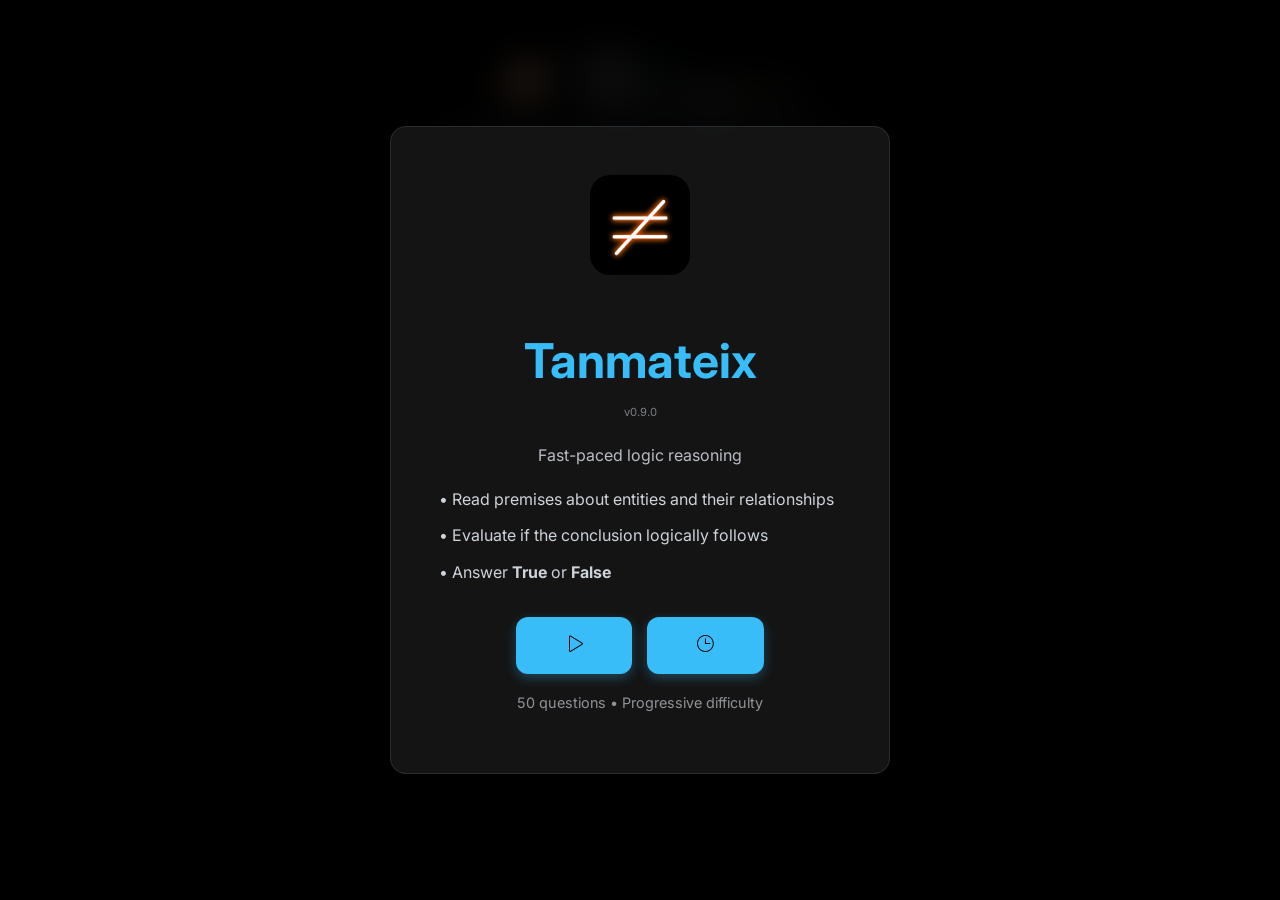
<file: index.html>
<!doctype html>
<html lang="en">
  <head>
    <meta charset="UTF-8" />
    <meta
      name="viewport"
      content="width=device-width, initial-scale=1.0, user-scalable=no"
    />
    <meta
      name="description"
      content="A fast-paced logic puzzle game with progressive difficulty"
    />
    <meta name="theme-color" content="#000000" />
    <title>Tanmateix</title>
    <link rel="stylesheet" href="render/logic.css" />
    <link rel="stylesheet" href="fonts/phosphor/phosphor.css" />
    <link rel="stylesheet" href="fonts/monoid.css" />
    <link rel="icon" href="favicon.ico" />
    <link rel="apple-touch-icon" href="icon.png" />
    <link rel="manifest" href="manifest.json" />
  </head>
  <body>
    <header>
      <div class="header-top">
        <div
          class="app-icon"
          style="display: flex; align-items: center; justify-content: center"
        >
          <img
            src="icon.png"
            alt="App Icon"
            style="width: 60px; height: 60px"
          />
        </div>
        <div class="header-info">
          <div class="stats">
            <span id="lbl-question">Q1/50</span>
            <i
              class="ph-light ph-info info-icon"
              id="game-info-btn"
              title="Game info"
            ></i>
          </div>
          <div class="meta-info">
            Correct: <span id="lbl-score">0</span> • Streak:
            <span id="lbl-streak" style="color: var(--gold)">0</span> • L<span
              id="lbl-level"
              >1</span
            >
          </div>
        </div>
      </div>
      <div class="progress-container">
        <div id="progress" class="progress-bar" style="width: 0%"></div>
      </div>
    </header>

    <div id="game-container"></div>

    <!-- Start Screen -->
    <div id="start-screen" class="pause-overlay visible">
      <div class="pause-content">
        <img
          src="icon.png"
          alt="Tanmateix"
          style="
            width: 100px;
            height: 100px;
            border-radius: 20px;
            margin-bottom: 20px;
          "
        />
        <h1 style="font-size: 3rem; margin-bottom: 10px; color: var(--accent)">
          Tanmateix
        </h1>
        <span
          class="version-tag"
          id="start-version-display"
          style="margin-bottom: 10px; display: inline-block"
          >v...</span
        >
        <p style="opacity: 0.8; margin-bottom: 20px">
          Fast-paced logic reasoning
        </p>
        <ul
          style="
            max-width: 450px;
            line-height: 1.8;
            margin-bottom: 30px;
            opacity: 0.9;
            text-align: left;
            list-style: none;
            padding: 0;
          "
        >
          <li style="margin-bottom: 8px">
            • Read premises about entities and their relationships
          </li>
          <li style="margin-bottom: 8px">
            • Evaluate if the conclusion logically follows
          </li>
          <li style="margin-bottom: 8px">
            • Answer <strong>True</strong> or <strong>False</strong>
          </li>
        </ul>
        <div
          style="
            display: flex;
            gap: 15px;
            justify-content: center;
            margin-top: 10px;
          "
        >
          <button id="start-btn-practice" class="resume-btn">
            <i class="ph-light ph-play"></i>
          </button>
          <button id="start-btn-timed" class="resume-btn">
            <i class="ph-light ph-clock"></i>
          </button>
        </div>
        <p style="margin-top: 20px; opacity: 0.6; font-size: 0.9rem">
          50 questions • Progressive difficulty
        </p>
      </div>
    </div>

    <!-- Pause Overlay -->
    <div id="pause-overlay" class="pause-overlay">
      <div class="pause-content">
        <h1 style="font-size: 3rem; margin-bottom: 20px; color: var(--accent)">
          PAUSED
        </h1>
        <button id="resume-btn" class="resume-btn">Resume</button>
        <p style="margin-top: 20px; opacity: 0.7">
          Press Space or click Resume to continue
        </p>
      </div>
    </div>

    <div id="debug-info" style="display: none"></div>

    <div id="update-banner" hidden>
      Update available — <a href="#" id="update-link">reload</a>
    </div>

    <!-- Info Modal -->
    <div id="info-modal" class="modal-overlay">
      <div class="modal-content">
        <button class="modal-close" id="info-modal-close">&times;</button>
        <div class="modal-header">
          <img src="icon.png" alt="Tanmateix" class="modal-icon" />
          <div class="modal-title-container">
            <h2>About Tanmateix</h2>
            <span class="version-tag" id="version-display">v...</span>
          </div>
        </div>
        <div class="modal-text">
          <p>
            <strong>Tanmateix</strong> is a fast-paced logic puzzle game where
            you evaluate whether conclusions logically follow from given
            premises.
          </p>

          <h3>How to Play</h3>
          <p>
            You'll be presented with statements (premises) about entities and
            their relationships. Your task is to determine if the conclusion
            logically follows from the premises by selecting
            <strong>True</strong> or <strong>False</strong> before time runs
            out.
          </p>

          <h3>Progressive Difficulty</h3>
          <p>
            Every 10 correct answers in a row increases the difficulty by adding
            more paths, more entities, or reducing the time limit. Can you reach
            the maximum difficulty?
          </p>

          <h3>Relationship Types</h3>
          <p>Questions feature various logical relationships:</p>
          <ul>
            <li>
              <strong>Linear</strong> (28 dimensions): size, speed, temperature,
              latency, throughput, availability, and more
            </li>
            <li>
              <strong>Spatial</strong>: directional positioning (north, south,
              east, west, etc.)
            </li>
            <li><strong>Categorical</strong>: same/different categories</li>
          </ul>

          <h3>Example</h3>
          <p>
            <em>Premise 1:</em> A is larger than B<br />
            <em>Premise 2:</em> B is larger than C<br />
            <em>Conclusion:</em> A is larger than C? <strong>True</strong>
          </p>

          <p>
            Challenge yourself through 100 questions with increasing complexity!
          </p>

          <p class="source-link">
            Inspired by
            <a href="https://github.com/soamsy/Syllogimous-v3" target="_blank"
              >Syllogimous-v3</a
            >
          </p>

          <p class="source-link">
            Uses
            <a href="https://tau-prolog.org/" target="_blank">Tau Prolog</a>
            for logical inference (BSD 3-Clause License,
            <a href="lib/TAU-PROLOG-LICENSE" target="_blank">view license</a>)
          </p>

          <div style="margin-top: 30px; text-align: center">
            <button
              id="export-questions-btn"
              class="resume-btn"
              style="font-size: 1.2rem; padding: 12px 24px"
            >
              <i class="ph-light ph-floppy-disk"></i>
            </button>
          </div>
        </div>
      </div>
    </div>

    <!-- Verification Error Modal -->
    <div id="verification-error-modal" class="modal-overlay">
      <div class="modal-content">
        <button class="modal-close" id="verification-error-close">
          &times;
        </button>
        <div class="modal-header">
          <div class="modal-title-container">
            <h2 style="color: #ff4444">⚠️ Verification Failed</h2>
          </div>
        </div>
        <div class="modal-text">
          <p>
            <strong>A bug was detected in question generation!</strong>
          </p>
          <p
            id="verification-error-message"
            style="
              font-family: monospace;
              background: #1a1a1a;
              padding: 10px;
              border-left: 3px solid #ff4444;
            "
          >
            Error details will appear here...
          </p>
          <p style="color: #888">
            This question was skipped and a new one was generated. Check the
            browser console for full debugging details.
          </p>
        </div>
      </div>
    </div>

    <!-- Load Tau Prolog for relation type inference -->
    <script src="lib/tau-prolog-core.js"></script>
    <script src="main.js" type="module"></script>

    <script>
      if ("serviceWorker" in navigator && !chrome?.runtime?.id) {
        window.addEventListener("load", () => {
          navigator.serviceWorker
            .register("./sw.js")
            .then((registration) => {
              // Listen for new service worker installing
              registration.addEventListener("updatefound", () => {
                const newWorker = registration.installing;
                if (!newWorker) return;

                newWorker.addEventListener("statechange", () => {
                  // New SW is active and there was a previous controller
                  if (
                    newWorker.state === "activated" &&
                    navigator.serviceWorker.controller
                  ) {
                    document.getElementById("update-banner").hidden = false;
                  }
                });
              });
            })
            .catch((err) => console.error("SW registration failed:", err));
        });

        // Reload when user clicks the update link
        document
          .getElementById("update-link")
          .addEventListener("click", (e) => {
            e.preventDefault();
            window.location.reload();
          });
      }
    </script>
  </body>
</html>
</file>
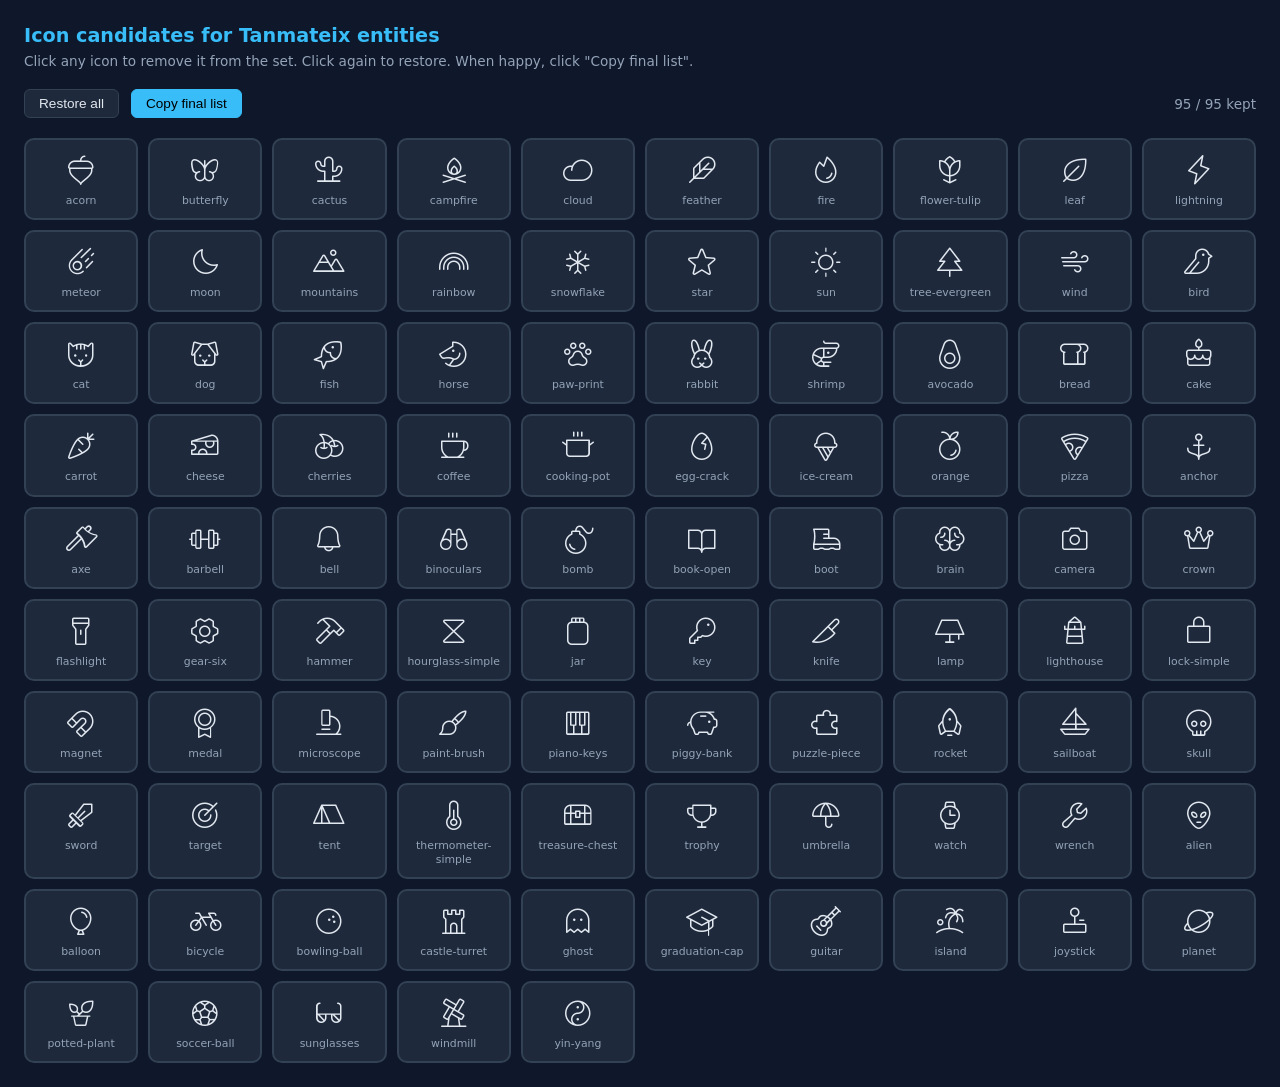
<file: icon-preview.html>
<!DOCTYPE html>
<html lang="en">
<head>
  <meta charset="UTF-8">
  <meta name="viewport" content="width=device-width, initial-scale=1.0">
  <title>Icon candidates for Tanmateix</title>
  <link rel="stylesheet" href="fonts/phosphor/phosphor.css">
  <style>
    * { box-sizing: border-box; margin: 0; padding: 0; }

    body {
      background: #0f172a;
      color: #e2e8f0;
      font-family: system-ui, sans-serif;
      padding: 24px;
    }

    h1 {
      font-size: 1.2rem;
      margin-bottom: 6px;
      color: #38bdf8;
    }

    p {
      font-size: 0.85rem;
      color: #94a3b8;
      margin-bottom: 20px;
    }

    .controls {
      display: flex;
      gap: 12px;
      margin-bottom: 20px;
      flex-wrap: wrap;
      align-items: center;
    }

    button {
      background: #1e293b;
      color: #e2e8f0;
      border: 1px solid #334155;
      border-radius: 6px;
      padding: 6px 14px;
      font-size: 0.85rem;
      cursor: pointer;
    }
    button:hover { background: #334155; }
    button.primary { background: #38bdf8; color: #000; border-color: #38bdf8; }
    button.primary:hover { background: #22d3ee; }

    #output {
      background: #1e293b;
      border: 1px solid #334155;
      border-radius: 8px;
      padding: 12px 16px;
      font-family: monospace;
      font-size: 0.8rem;
      color: #7dd3fc;
      white-space: pre-wrap;
      margin-bottom: 20px;
      display: none;
    }

    .grid {
      display: grid;
      grid-template-columns: repeat(auto-fill, minmax(110px, 1fr));
      gap: 10px;
    }

    .icon-card {
      background: #1e293b;
      border: 2px solid #334155;
      border-radius: 10px;
      padding: 14px 8px 10px;
      display: flex;
      flex-direction: column;
      align-items: center;
      gap: 8px;
      cursor: pointer;
      user-select: none;
      transition: all 0.15s ease;
    }

    .icon-card:hover {
      border-color: #38bdf8;
      background: #1a2a3f;
    }

    .icon-card.removed {
      opacity: 0.25;
      border-color: #ef4444;
      background: #1a0f0f;
    }

    .icon-card i {
      font-size: 2rem;
      color: #e2e8f0;
      line-height: 1;
    }

    .icon-card.removed i {
      color: #ef4444;
    }

    .icon-card .name {
      font-size: 0.68rem;
      color: #94a3b8;
      text-align: center;
      line-height: 1.3;
      word-break: break-word;
    }

    .icon-card.removed .name {
      color: #ef4444;
      text-decoration: line-through;
    }

    .count {
      font-size: 0.85rem;
      color: #94a3b8;
      margin-left: auto;
    }
  </style>
</head>
<body>
  <h1>Icon candidates for Tanmateix entities</h1>
  <p>Click any icon to remove it from the set. Click again to restore. When happy, click "Copy final list".</p>

  <div class="controls">
    <button onclick="selectAll()">Restore all</button>
    <button class="primary" onclick="copyList()">Copy final list</button>
    <span class="count" id="count"></span>
  </div>

  <div id="output"></div>

  <div class="grid" id="grid"></div>

  <script>
    const candidates = [
      // Nature & sky
      "acorn", "butterfly", "cactus", "campfire", "cloud", "feather",
      "fire", "flower-tulip", "leaf", "lightning", "meteor", "moon",
      "mountains", "rainbow", "snowflake", "star", "sun", "tree-evergreen",
      "wind",
      // Animals
      "bird", "cat", "dog", "fish", "horse", "paw-print", "rabbit", "shrimp",
      // Food & drink
      "avocado", "bread", "cake", "carrot", "cheese", "cherries",
      "coffee", "cooking-pot", "egg-crack", "ice-cream", "orange", "pizza",
      // Tools & objects
      "anchor", "axe", "barbell", "bell", "binoculars", "bomb",
      "book-open", "boot", "brain", "camera", "crown",
      "flashlight", "gear-six",
      "hammer", "hourglass-simple", "jar", "key", "knife",
      "lamp", "lighthouse", "lock-simple", "magnet", "medal",
      "microscope", "paint-brush", "piano-keys",
      "piggy-bank", "puzzle-piece", "rocket", "sailboat",
      "skull", "sword", "target", "tent",
      "thermometer-simple", "treasure-chest", "trophy",
      "umbrella", "watch", "wrench",
      // Fun & misc
      "alien", "balloon", "bicycle", "bowling-ball", "castle-turret",
      "ghost", "graduation-cap", "guitar", "island", "joystick",
      "planet", "potted-plant", "soccer-ball", "sunglasses",
      "windmill", "yin-yang",
    ];

    const removed = new Set();

    function render() {
      const grid = document.getElementById("grid");
      grid.innerHTML = "";
      candidates.forEach(name => {
        const card = document.createElement("div");
        card.className = "icon-card" + (removed.has(name) ? " removed" : "");
        card.innerHTML = `<i class="ph-light ph-${name}"></i><span class="name">${name}</span>`;
        card.onclick = () => toggle(name);
        grid.appendChild(card);
      });
      updateCount();
    }

    function toggle(name) {
      if (removed.has(name)) removed.delete(name);
      else removed.add(name);
      render();
    }

    function selectAll() {
      removed.clear();
      render();
    }

    function updateCount() {
      const kept = candidates.length - removed.size;
      document.getElementById("count").textContent = `${kept} / ${candidates.length} kept`;
    }

    function copyList() {
      const kept = candidates.filter(n => !removed.has(n));
      const output = `const ICON_ENTITIES = [\n${kept.map(n => `  "${n}",`).join("\n")}\n];`;
      document.getElementById("output").style.display = "block";
      document.getElementById("output").textContent = output;
      navigator.clipboard?.writeText(output);
    }

    render();
  </script>
</body>
</html>
</file>
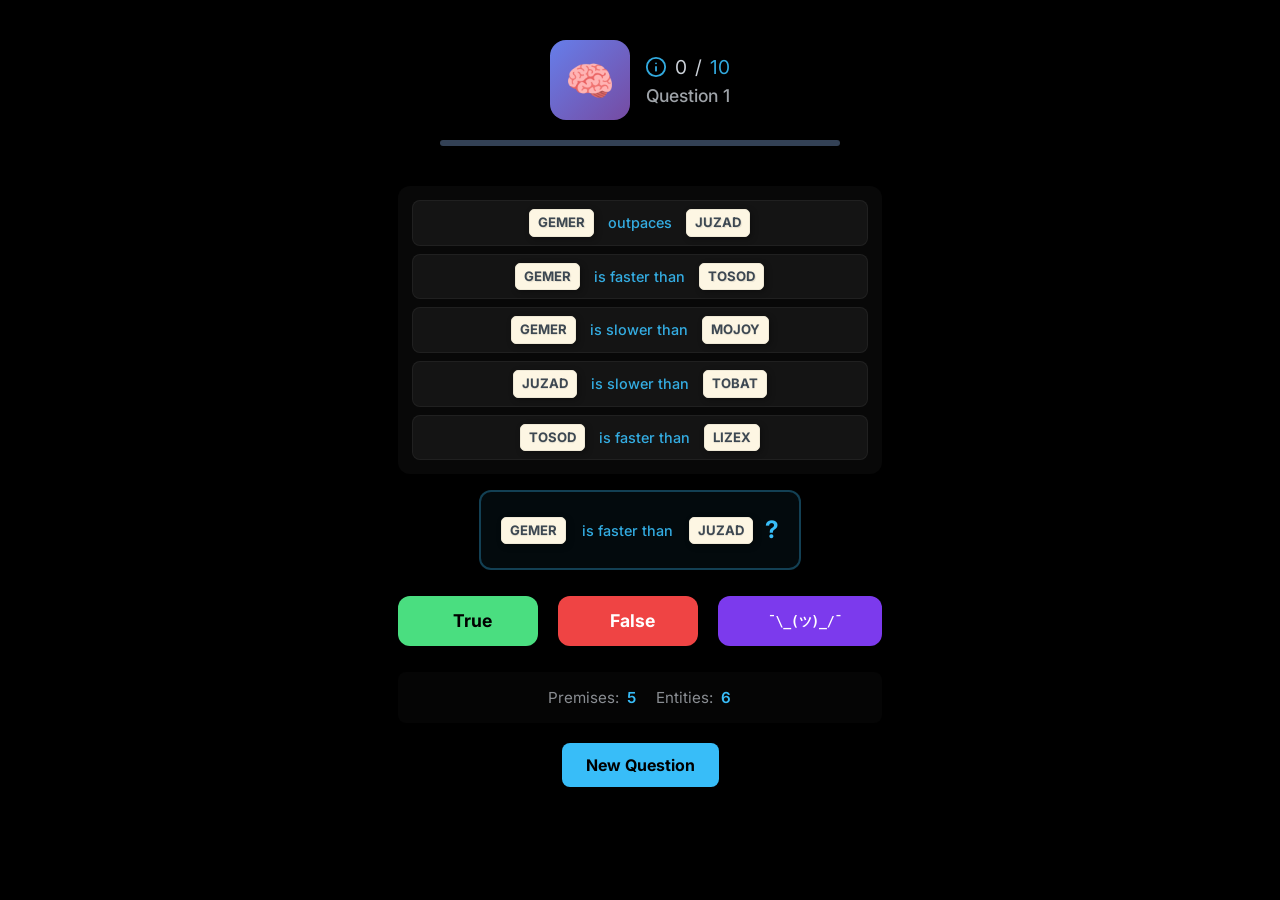
<file: render/demo.html>
<!doctype html>
<html lang="en">
  <head>
    <meta charset="UTF-8" />
    <meta
      name="viewport"
      content="width=device-width, initial-scale=1.0, user-scalable=no"
    />
    <meta name="description" content="Logic puzzle game" />
    <meta name="theme-color" content="#000000" />
    <title>Logic Game - Syllogimous v2</title>
    <link rel="stylesheet" href="logic.css" />
  </head>
  <body>
    <header>
      <div class="header-top">
        <div
          class="app-icon"
          style="
            background: linear-gradient(135deg, #667eea 0%, #764ba2 100%);
            display: flex;
            align-items: center;
            justify-content: center;
            font-size: 40px;
          "
        >
          🧠
        </div>
        <div class="header-info">
          <div class="stats">
            <svg
              class="icon-search"
              viewBox="0 0 24 24"
              fill="none"
              stroke="currentColor"
              stroke-width="2"
              stroke-linecap="round"
              stroke-linejoin="round"
              style="width: 22px; height: 22px; color: var(--accent)"
            >
              <circle cx="12" cy="12" r="10"></circle>
              <path d="M12 16v-4"></path>
              <path d="M12 8h.01"></path>
            </svg>
            <span id="lbl-score">0</span> /
            <span id="lbl-total" style="color: var(--accent)">10</span>
          </div>
          <div class="meta-info">Question <span id="lbl-question">1</span></div>
        </div>
      </div>
      <div class="progress-container">
        <div id="progress" class="progress-bar" style="width: 0%"></div>
      </div>
    </header>

    <div id="game-container"></div>

    <div id="debug-info" style="display: none"></div>

    <button
      id="btn-new-question"
      style="
        margin-top: 20px;
        padding: 12px 24px;
        border: none;
        background: var(--accent);
        color: #000;
        border-radius: 8px;
        font-size: 1rem;
        font-weight: bold;
        cursor: pointer;
        font-family: inherit;
      "
    >
      New Question
    </button>

    <script type="module">
      import { QuestionGenerator } from "../generators/QuestionGenerator.js";
      import { LinearRelationType } from "../relations/LinearRelationType.js";
      import { SpatialRelationType } from "../relations/SpatialRelationType.js";
      import { CategoricalRelationType } from "../relations/CategoricalRelationType.js";
      import { RandomUtils } from "../utils/RandomUtils.js";
      import { EntityFactory } from "../utils/EntityFactory.js";
      import { Renderer } from "./Renderer.js";

      // Game state
      const gameState = {
        score: 0,
        total: 10,
        questionNumber: 1,
        currentQuestion: null,
        answered: false,
      };

      // Setup
      const random = new RandomUtils();
      const entityFactory = new EntityFactory(
        {
          useNonsenseWords: true,
          nonsenseWordLength: 5,
        },
        random,
      );

      const linearType = new LinearRelationType();
      const spatialType = new SpatialRelationType(2);
      const categoricalType = new CategoricalRelationType();

      const generator = new QuestionGenerator({
        entityFactory,
        linearDimensions: [
          "size",
          "speed",
          "brightness",
          "temperature",
          "weight",
          "height",
        ],
        random,
      });

      const renderer = new Renderer();

      // Generate and display question
      function newQuestion() {
        // Vary the question type
        const types = [
          // Single type questions
          {
            relationTypes: [{ type: linearType, weight: 1 }],
            mixedTypes: false,
            premiseCount: 5,
          },
          {
            relationTypes: [{ type: spatialType, weight: 1 }],
            mixedTypes: false,
            premiseCount: 5,
          },
          {
            relationTypes: [{ type: categoricalType, weight: 1 }],
            mixedTypes: false,
            premiseCount: 5,
          },
          // Mixed questions
          {
            relationTypes: [
              { type: linearType, weight: 0.5 },
              { type: spatialType, weight: 0.5 },
            ],
            mixedTypes: true,
            premiseCount: 6,
          },
          {
            relationTypes: [
              { type: linearType, weight: 0.4 },
              { type: spatialType, weight: 0.3 },
              { type: categoricalType, weight: 0.3 },
            ],
            mixedTypes: true,
            premiseCount: 7,
          },
        ];

        const spec = types[Math.floor(Math.random() * types.length)];
        spec.branchingFactor = 0.4;

        gameState.currentQuestion = generator.generateQuestion(spec);
        gameState.answered = false;

        // Render
        const container = document.getElementById("game-container");
        container.innerHTML = renderer.renderGameUI(gameState.currentQuestion);

        // Add event listeners to buttons
        container.querySelectorAll(".btn").forEach((btn) => {
          btn.addEventListener("click", handleAnswer);
        });

        // Update debug info
        const debugInfo = document.getElementById("debug-info");
        debugInfo.innerHTML = renderer.renderNetworkInfo(
          gameState.currentQuestion,
        );
      }

      // Handle answer
      function handleAnswer(e) {
        if (gameState.answered) return;

        const userAnswer = e.currentTarget.dataset.answer === "true";
        const correct = userAnswer === gameState.currentQuestion.isValid;

        gameState.answered = true;

        // Visual feedback
        showFeedback(correct);

        if (correct) {
          gameState.score++;
          updateScore();
        }

        // Disable buttons
        document.querySelectorAll(".btn").forEach((btn) => {
          btn.disabled = true;
          btn.style.opacity = "0.5";
          btn.style.cursor = "not-allowed";
        });

        // Auto-advance after delay
        setTimeout(() => {
          if (gameState.questionNumber < gameState.total) {
            gameState.questionNumber++;
            updateProgress();
            newQuestion();
          } else {
            showGameOver();
          }
        }, 1000);
      }

      // Show feedback
      function showFeedback(correct) {
        const container = document.getElementById("game-container");
        const className = correct ? "flash-correct" : "flash-incorrect";

        container.classList.add(className);
        setTimeout(() => {
          container.classList.remove(className);
        }, 600);
      }

      // Update score
      function updateScore() {
        document.getElementById("lbl-score").textContent = gameState.score;
      }

      // Update progress
      function updateProgress() {
        document.getElementById("lbl-question").textContent =
          gameState.questionNumber;
        const percent =
          ((gameState.questionNumber - 1) / gameState.total) * 100;
        document.getElementById("progress").style.width = `${percent}%`;
      }

      // Show game over
      function showGameOver() {
        const container = document.getElementById("game-container");
        const percentage = Math.round(
          (gameState.score / gameState.total) * 100,
        );

        container.innerHTML = `
        <div class="premises-container" style="text-align: center; padding: 40px;">
            <h2 style="color: var(--accent); font-size: 2rem; margin-bottom: 20px;">Game Over!</h2>
            <div style="font-size: 3rem; margin: 30px 0;">
                ${percentage >= 80 ? "🏆" : percentage >= 60 ? "🎯" : "💪"}
            </div>
            <div style="font-size: 1.5rem; margin-bottom: 30px;">
                Score: <span style="color: var(--success); font-weight: bold;">${gameState.score}</span> / ${gameState.total}
            </div>
            <div style="font-size: 1.2rem; opacity: 0.8;">
                ${percentage >= 80 ? "Excellent!" : percentage >= 60 ? "Good job!" : "Keep practicing!"}
            </div>
        </div>
    `;

        document.getElementById("btn-new-question").textContent = "Play Again";
        document.getElementById("btn-new-question").onclick = () => {
          gameState.score = 0;
          gameState.questionNumber = 1;
          updateScore();
          updateProgress();
          newQuestion();
          document.getElementById("btn-new-question").textContent =
            "New Question";
          document.getElementById("btn-new-question").onclick = () => {
            if (!gameState.answered) return;
            if (gameState.questionNumber < gameState.total) {
              gameState.questionNumber++;
              updateProgress();
              newQuestion();
            }
          };
        };
      }

      // Manual new question button
      document
        .getElementById("btn-new-question")
        .addEventListener("click", () => {
          if (!gameState.answered) return;
          if (gameState.questionNumber < gameState.total) {
            gameState.questionNumber++;
            updateProgress();
            newQuestion();
          }
        });

      // Start game
      newQuestion();
      updateScore();
      updateProgress();
    </script>
  </body>
</html>
</file>
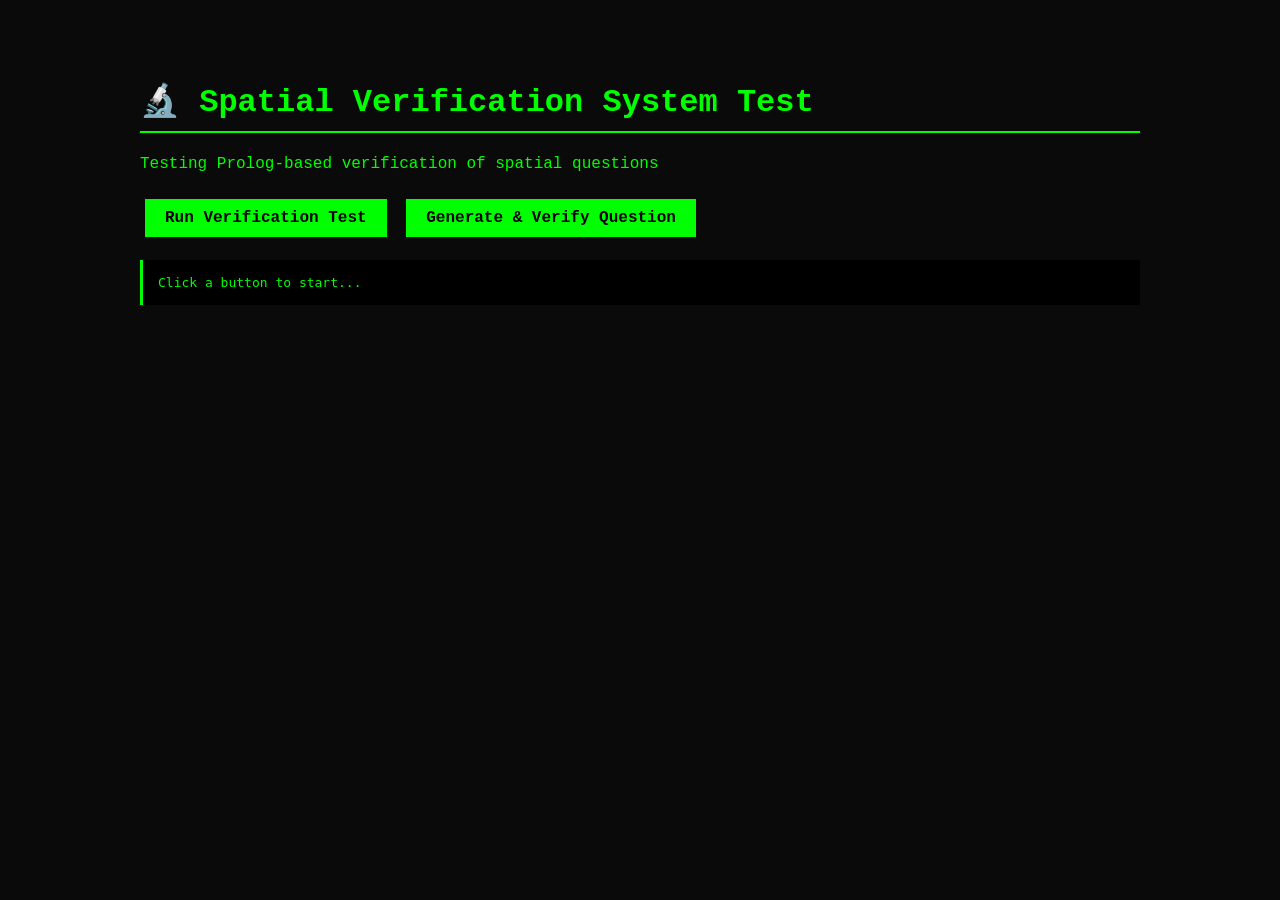
<file: tests/test-spatial-verification.html>
<!doctype html>
<html lang="en">
  <head>
    <meta charset="UTF-8" />
    <meta name="viewport" content="width=device-width, initial-scale=1.0" />
    <title>Spatial Verification Test</title>
    <style>
      body {
        font-family: "Courier New", monospace;
        max-width: 1000px;
        margin: 40px auto;
        padding: 20px;
        background: #0a0a0a;
        color: #00ff00;
      }
      h1 {
        color: #00ff00;
        border-bottom: 2px solid #00ff00;
        padding-bottom: 10px;
      }
      button {
        background: #00ff00;
        color: #000;
        border: none;
        padding: 10px 20px;
        font-size: 16px;
        cursor: pointer;
        margin: 10px 5px;
        font-family: "Courier New", monospace;
        font-weight: bold;
      }
      button:hover {
        background: #00cc00;
      }
      pre {
        background: #000;
        padding: 15px;
        border-left: 3px solid #00ff00;
        overflow-x: auto;
      }
      .success {
        color: #00ff00;
      }
      .error {
        color: #ff0000;
      }
      .warning {
        color: #ffaa00;
      }
    </style>
  </head>
  <body>
    <h1>🔬 Spatial Verification System Test</h1>
    <p>Testing Prolog-based verification of spatial questions</p>

    <button onclick="testVerification()">Run Verification Test</button>
    <button onclick="generateAndVerify()">Generate & Verify Question</button>

    <pre id="output">Click a button to start...</pre>

    <!-- Load Tau Prolog -->
    <script src="../lib/tau-prolog-core.js"></script>

    <script type="module">
      import { PathBasedQuestionGenerator } from "../generators/PathBasedQuestionGenerator.js";
      import { RandomUtils } from "../utils/RandomUtils.js";
      import { EntityFactory } from "../utils/EntityFactory.js";

      const out = document.getElementById("output");
      function log(msg, type = "") {
        const className = type ? ` class="${type}"` : "";
        out.innerHTML += `<div${className}>${msg}</div>`;
      }
      function clear() {
        out.innerHTML = "";
      }

      // Setup generator
      const random = new RandomUtils();
      const entityFactory = new EntityFactory(
        { useNonsenseWords: true },
        random,
      );
      const generator = new PathBasedQuestionGenerator({
        entityFactory,
        random,
      });

      // Wait for verifier to initialize
      setTimeout(() => {
        log("✓ Ready to test", "success");
      }, 1000);

      window.testVerification = async function () {
        clear();
        log("=== Testing Spatial Verification System ===\n");
        log("Generating spatial question...\n");

        try {
          const question = await generator.generateSpatialGraphQuestion(3);
          log("✓ Question generated successfully", "success");
          console.log(question);
          log(`\n  Premises: ${question.premises.length}`);
          log(
            `  Question Type: ${question.isValid ? "TRUE (conclusion follows from premises)" : "FALSE (conclusion contradicts premises)"}`,
          );
          log(
            `  Correct Answer: ${question.isValid ? "TRUE" : "FALSE"}`,
            question.isValid ? "success" : "warning",
          );
          log(
            "\n✓ Prolog verified the question is logically consistent",
            "success",
          );
          log("\nCheck console for detailed verification logs", "warning");
        } catch (error) {
          log(`✗ Error: ${error.message}`, "error");
          console.error(error);
        }
      };

      window.generateAndVerify = async function () {
        clear();
        log("=== Generate & Verify Multiple Questions ===\n");
        log("Generating 10 questions and verifying each with Prolog...\n");

        let passed = 0;
        let failed = 0;
        let trueQuestions = 0;
        let falseQuestions = 0;

        for (let i = 0; i < 10; i++) {
          try {
            const question = await generator.generateSpatialGraphQuestion(3);
            passed++;
            if (question.isValid) {
              trueQuestions++;
            } else {
              falseQuestions++;
            }
            log(
              `  ${i + 1}. ✓ Generated ${question.isValid ? "TRUE" : "FALSE"} question - verified OK`,
              "success",
            );
          } catch (error) {
            failed++;
            log(`  ${i + 1}. ✗ FAILED verification - BUG DETECTED!`, "error");
            console.error(error);
          }
        }

        log(`\n=== Results ===`);
        log(`✓ Verified: ${passed}/10 questions`, "success");
        log(`  - TRUE questions (conclusion valid): ${trueQuestions}`);
        log(`  - FALSE questions (conclusion invalid): ${falseQuestions}`);
        if (failed > 0) {
          log(`\n✗ Failed: ${failed}`, "error");
          log(
            "Verification caught bugs in the generator! Check console for details.",
            "error",
          );
        } else {
          log("\n✓ All questions are logically consistent!", "success");
          log("The generator is working correctly.", "success");
        }
      };
    </script>
  </body>
</html>
</file>
<file: render/logic.css>
/**
 * Logic Game Styles
 * Based on Magrana's design language
 */

@import url("https://fonts.googleapis.com/css2?family=Inter:wght@400;500;600;700&display=swap");

:root {
  /* Magrana color scheme */
  --bg: #000000;
  --fg: #e2e8f0;
  --accent: #38bdf8;
  --slot: #334155;

  /* Tile colors (Mots-inspired) */
  --base01: #586e75;
  --base2: #eee8d5;
  --base3: #fdf6e3;
  --tile: var(--base3);
  --tile-text: #3d4852;
  --tile-border: var(--base2);

  /* Status colors */
  --success: #4ade80;
  --error: #ef4444;
  --gold: #facc15;
}

* {
  box-sizing: border-box;
}

body {
  background: var(--bg);
  color: var(--fg);
  font-family:
    "Inter",
    system-ui,
    -apple-system,
    sans-serif;
  display: flex;
  flex-direction: column;
  align-items: center;
  min-height: 100vh;
  margin: 0;
  padding: 20px;
  user-select: none;
  -webkit-user-select: none;
}

/* Header (matching Magrana) */
header {
  padding: 20px;
  display: flex;
  flex-direction: column;
  align-items: center;
  gap: 10px;
  width: 100%;
  max-width: 800px;
}

.header-top {
  display: flex;
  align-items: center;
  gap: 15px;
}

.app-icon {
  width: 80px;
  height: 80px;
  border-radius: 16px;
  box-shadow: 0 4px 12px rgba(0, 0, 0, 0.4);
}

.header-info {
  display: flex;
  flex-direction: column;
  gap: 6px;
}

.stats {
  display: flex;
  align-items: center;
  gap: 8px;
  opacity: 0.9;
  font-size: 1.2rem;
}

.info-icon {
  font-size: 22px;
  margin-left: 6px;
  opacity: 0.6;
  cursor: pointer;
  transition: opacity 0.2s ease;
  color: var(--accent);
}

.info-icon:hover {
  opacity: 1;
}

.meta-info {
  font-size: 1.1rem;
  opacity: 0.7;
  text-align: center;
  font-weight: 500;
}

/* Progress Bar */
.progress-container {
  width: 80%;
  max-width: 400px;
  height: 6px;
  background: #334155;
  border-radius: 3px;
  margin-top: 10px;
  overflow: hidden;
  cursor: pointer;
  transition: transform 0.2s ease;
}

.progress-container:hover {
  transform: scaleY(1.3);
}

.progress-bar {
  height: 100%;
  background: var(--accent);
  width: 0%;
  transition:
    width 1s linear,
    background 0.3s;
}

/* Logic Game Container */
.logic-game {
  width: 100%;
  max-width: 800px;
  display: flex;
  flex-direction: column;
  gap: 1rem;
  margin-top: 20px;
}

/* Premises Container */
.premises-container {
  background: rgba(255, 255, 255, 0.03);
  border-radius: 12px;
  padding: 20px;
  display: flex;
  flex-direction: column;
  gap: 12px;
}

/* Compact mode for 5-6 premises */
.compact .premises-container {
  padding: 14px;
  gap: 8px;
}

.compact .premise {
  padding: 8px 12px;
  gap: 8px;
}

.compact .conclusion-container {
  padding: 10px;
}

.compact .conclusion {
  padding: 10px;
  gap: 10px;
}

/* Very compact mode for 7+ premises */
.very-compact .premises-container {
  padding: 10px;
  gap: 6px;
}

.very-compact .premise {
  padding: 6px 10px;
  gap: 6px;
  line-height: 1.3;
}

.very-compact .conclusion-container {
  padding: 8px;
}

.very-compact .conclusion {
  padding: 8px;
  gap: 8px;
}

.premises-label {
  display: none; /* Hidden - not needed with context */
}

.premise {
  background: rgba(255, 255, 255, 0.05);
  padding: 12px 16px;
  border-radius: 8px;
  display: flex;
  align-items: center;
  justify-content: center;
  gap: 10px;
  flex-wrap: wrap;
  font-size: 1rem;
  line-height: 1.5;
  border: 1px solid rgba(255, 255, 255, 0.05);
  transition: all 0.2s ease;
}

.premise:hover {
  background: rgba(255, 255, 255, 0.08);
  border-color: rgba(56, 189, 248, 0.2);
}

/* Conclusion Container */
.conclusion-container {
  background: rgba(56, 189, 248, 0.05);
  border: 2px solid rgba(56, 189, 248, 0.3);
  border-radius: 12px;
  padding: 8px 6px;
  display: flex;
  flex-direction: column;
  gap: 0;
  max-width: 600px;
  margin: 0 auto;
}

.conclusion-label {
  display: none; /* Hidden - question mark makes it obvious */
}

.conclusion {
  padding: 8px 4px;
  border-radius: 8px;
  display: flex;
  align-items: center;
  justify-content: center;
  gap: 12px;
  flex-wrap: wrap;
  font-size: 1rem;
  line-height: 1.5;
  font-weight: 500;
}

/* Entity and Relation Styling */
.entity {
  background: var(--tile);
  color: var(--tile-text);
  padding: 3px 8px;
  border-radius: 5px;
  font-weight: 700;
  font-size: 0.82rem;
  border: 1px solid var(--tile-border);
  box-shadow: 2px 2px 6px rgba(0, 0, 0, 0.3);
  text-shadow: 0.5px 0.5px 1px rgba(0, 0, 0, 0.1);
  white-space: nowrap;
}

.entity-icon {
  font-size: 1.9rem;
  color: var(--fg);
  line-height: 1;
  -webkit-text-stroke: 0.4px currentColor;
}

.relation {
  color: var(--accent);
  font-weight: 500;
  font-size: 0.9rem;
  opacity: 0.9;
  padding: 2px 6px;
}

.conclusion-tail {
  display: inline-flex;
  align-items: center;
  gap: 12px;
  white-space: nowrap;
}

.question-mark {
  color: var(--accent);
  font-size: 1.5em;
  font-weight: bold;
}

/* Answer Buttons */
.answer-buttons {
  display: flex;
  flex-wrap: wrap;
  gap: 20px;
  justify-content: center;
  margin-top: 10px;
}

.btn {
  padding: 16px 40px;
  border: none;
  border-radius: 12px;
  font-size: 1.1rem;
  font-weight: 700;
  cursor: pointer;
  display: flex;
  align-items: center;
  gap: 10px;
  transition: all 0.2s ease;
  font-family: inherit;
  box-shadow: 0 4px 12px rgba(0, 0, 0, 0.3);
  min-width: 140px;
  justify-content: center;
}

.btn-true {
  background: var(--success);
  color: #000;
}

.btn-true:hover {
  background: #22c55e;
  transform: translateY(-2px);
  box-shadow: 0 6px 20px rgba(74, 222, 128, 0.4);
}

.btn-true:active {
  transform: translateY(0);
}

.btn-false {
  background: var(--error);
  color: #fff;
}

.btn-false:hover {
  background: #dc2626;
  transform: translateY(-2px);
  box-shadow: 0 6px 20px rgba(239, 68, 68, 0.4);
}

.btn-false:active {
  transform: translateY(0);
}

.btn-indeterminate {
  background: #7c3aed;
  color: #fff;
}

.btn-indeterminate:hover {
  background: #6d28d9;
  transform: translateY(-2px);
  box-shadow: 0 6px 20px rgba(124, 58, 237, 0.4);
}

.btn-indeterminate:active {
  transform: translateY(0);
}

.btn-shrug {
  font-family: "Monoid", monospace;
  font-size: 0.75em;
  letter-spacing: -0.02em;
  line-height: 1;
  white-space: nowrap;
}

@media (max-width: 480px) {
  .btn-shrug {
    display: none;
  }
}

.btn-icon {
  font-size: 1.3em;
  line-height: 1;
}

.btn-text {
  line-height: 1;
}

/* Stats Footer */
.stats-footer {
  display: flex;
  gap: 20px;
  justify-content: center;
  flex-wrap: wrap;
  margin-top: 10px;
  padding: 16px;
  background: rgba(255, 255, 255, 0.02);
  border-radius: 8px;
}

.stat {
  display: flex;
  gap: 8px;
  align-items: center;
  font-size: 0.95rem;
}

.stat-label {
  opacity: 0.6;
}

.stat-value {
  color: var(--accent);
  font-weight: 600;
}

.stat-badge {
  background: var(--accent);
  color: #000;
  padding: 4px 12px;
  border-radius: 4px;
  font-size: 0.85rem;
  font-weight: 600;
}

/* Network Info */
.network-info {
  background: rgba(255, 255, 255, 0.03);
  border-radius: 8px;
  padding: 16px;
  display: flex;
  flex-direction: column;
  gap: 8px;
  margin-top: 20px;
}

.info-item {
  display: flex;
  gap: 12px;
  font-size: 0.9rem;
}

.info-label {
  opacity: 0.6;
  min-width: 80px;
}

.info-value {
  color: var(--fg);
  opacity: 0.9;
}

/* Responsive Design */
@media (max-width: 768px) {
  body {
    padding: 8px;
  }

  .premises-container {
    padding: 12px 6px;
    gap: 10px;
  }

  .premise {
    font-size: 1rem;
    padding: 10px 10px;
    gap: 8px;
  }

  .relation {
    font-size: 0.95rem;
  }

  .conclusion {
    font-size: 1rem;
  }

  /* Compact adjustments for mobile */
  .compact .premises-container {
    padding: 12px;
    gap: 7px;
  }

  .compact .premise {
    padding: 7px 10px;
    gap: 7px;
  }

  .very-compact .premises-container {
    padding: 8px;
    gap: 5px;
  }

  .very-compact .premise {
    padding: 5px 8px;
    gap: 5px;
    font-size: 0.9rem;
    line-height: 1.3;
  }

  .answer-buttons {
    gap: 12px;
  }

  .btn {
    padding: 14px 32px;
    font-size: 1rem;
    min-width: 120px;
  }

  .relation {
    font-size: 0.85rem;
  }
}

@media (max-width: 480px) {
  .premise {
    font-size: 0.95rem;
    padding: 10px 12px;
    gap: 6px;
  }

  .relation {
    font-size: 0.9rem;
  }

  .conclusion {
    font-size: 1rem;
    padding: 6px 2px;
  }

  /* Extra compact for very small screens with many premises */
  .very-compact .premises-container {
    padding: 6px;
    gap: 4px;
  }

  .very-compact .premise {
    padding: 4px 6px;
    gap: 4px;
    font-size: 0.85rem;
  }

  .very-compact .conclusion {
    padding: 6px;
    font-size: 0.95rem;
  }

  .answer-buttons {
    gap: 16px;
    justify-content: center;
  }

  .btn {
    min-width: 0;
    width: auto;
    padding: 20px 28px;
  }

  .btn-text {
    display: none;
  }

  .btn-icon {
    font-size: 2rem;
  }

  .entity {
    padding: 2px 6px;
    font-size: 0.78rem;
  }

  .relation {
    font-size: 1rem;
  }

  .stats-footer {
    gap: 12px;
  }

  .premises-container,
  .conclusion-container {
    padding: 16px;
  }
}

/* Result Feedback Flash */
#game-container.flash-correct {
  animation: flash-correct 0.4s ease-out;
}

#game-container.flash-incorrect {
  animation: flash-incorrect 0.4s ease-out;
}

@keyframes flash-correct {
  0% {
    box-shadow: 0 0 0 0 rgba(74, 222, 128, 0.7);
  }
  50% {
    box-shadow: 0 0 40px 10px rgba(74, 222, 128, 0.7);
  }
  100% {
    box-shadow: 0 0 0 0 rgba(74, 222, 128, 0);
  }
}

@keyframes flash-incorrect {
  0% {
    box-shadow: 0 0 0 0 rgba(239, 68, 68, 0.7);
  }
  50% {
    box-shadow: 0 0 40px 10px rgba(239, 68, 68, 0.7);
  }
  100% {
    box-shadow: 0 0 0 0 rgba(239, 68, 68, 0);
  }
}

/* Modal Styles */
.modal-overlay {
  position: fixed;
  top: 0;
  left: 0;
  right: 0;
  bottom: 0;
  background: rgba(0, 0, 0, 0.85);
  display: flex;
  justify-content: center;
  align-items: center;
  z-index: 2000;
  opacity: 0;
  pointer-events: none;
  transition: opacity 0.3s ease;
}

.modal-overlay.visible {
  opacity: 1;
  pointer-events: auto;
}

.modal-content {
  background: #1a1a1a;
  color: var(--fg);
  padding: 2rem;
  border-radius: 16px;
  max-width: 90%;
  width: 500px;
  max-height: 80vh;
  overflow-y: auto;
  position: relative;
  border: 1px solid #333;
  box-shadow: 0 10px 40px rgba(0, 0, 0, 0.5);
}

/* Custom scrollbar for modal */
.modal-content::-webkit-scrollbar {
  width: 8px;
}

.modal-content::-webkit-scrollbar-track {
  background: rgba(255, 255, 255, 0.05);
  border-radius: 4px;
}

.modal-content::-webkit-scrollbar-thumb {
  background: var(--accent);
  border-radius: 4px;
}

.modal-content::-webkit-scrollbar-thumb:hover {
  background: #22d3ee;
}

/* Firefox scrollbar */
.modal-content {
  scrollbar-width: thin;
  scrollbar-color: var(--accent) rgba(255, 255, 255, 0.05);
}

.modal-close {
  position: absolute;
  top: 1rem;
  right: 1rem;
  background: none;
  border: none;
  color: var(--fg);
  font-size: 2rem;
  cursor: pointer;
  opacity: 0.6;
  transition: opacity 0.2s ease;
  padding: 0;
  width: 32px;
  height: 32px;
  display: flex;
  align-items: center;
  justify-content: center;
}

.modal-close:hover {
  opacity: 1;
}

.modal-header {
  display: flex;
  align-items: center;
  gap: 15px;
  margin-bottom: 1.5rem;
}

.modal-icon {
  width: 60px;
  height: 60px;
  border-radius: 12px;
}

.modal-title-container {
  display: flex;
  align-items: center;
  gap: 10px;
}

.version-tag {
  font-size: 0.7rem;
  opacity: 0.5;
  font-weight: normal;
  color: var(--fg);
}

.modal-content h2 {
  margin: 0;
  color: var(--accent);
  font-size: 1.5rem;
}

.modal-content h3 {
  color: var(--accent);
  font-size: 1.1rem;
  margin-top: 1.5rem;
  margin-bottom: 0.5rem;
}

.modal-text p {
  line-height: 1.6;
  margin-bottom: 1rem;
}

.modal-text em {
  opacity: 0.8;
}

.source-link {
  font-size: 0.85rem;
  opacity: 0.7;
  margin-top: 1.5rem;
}

.source-link a {
  color: var(--accent);
  text-decoration: none;
}

.source-link a:hover {
  text-decoration: underline;
}

/* Pause Overlay */
.pause-overlay {
  position: fixed;
  top: 0;
  left: 0;
  right: 0;
  bottom: 0;
  background: rgba(0, 0, 0, 0.5);
  backdrop-filter: blur(20px);
  -webkit-backdrop-filter: blur(20px);
  display: flex;
  justify-content: center;
  align-items: center;
  z-index: 3000;
  opacity: 0;
  pointer-events: none;
  transition: opacity 0.3s ease;
}

.pause-overlay.visible {
  opacity: 1;
  pointer-events: auto;
}

.pause-content {
  text-align: center;
  padding: 3rem;
  border-radius: 16px;
  background: rgba(26, 26, 26, 0.8);
  border: 1px solid rgba(255, 255, 255, 0.1);
  max-width: 90%;
  width: 500px;
}

.resume-btn {
  background: var(--accent);
  color: #000;
  border: none;
  padding: 16px 48px;
  border-radius: 12px;
  font-size: 1.3rem;
  font-weight: 700;
  cursor: pointer;
  font-family: inherit;
  transition: all 0.2s ease;
  box-shadow: 0 4px 12px rgba(56, 189, 248, 0.3);
}

.resume-btn:hover {
  background: #22d3ee;
  transform: translateY(-2px);
  box-shadow: 0 6px 20px rgba(56, 189, 248, 0.4);
}

.resume-btn:active {
  transform: translateY(0);
}

/* Update banner */
#update-banner {
  position: fixed;
  bottom: 0;
  left: 0;
  right: 0;
  background-color: #1e293b;
  color: var(--success);
  padding: 8px 12px;
  text-align: center;
  font-size: 0.9em;
  z-index: 1000;
  border-top: 1px solid var(--accent);
}

#update-banner a {
  color: var(--accent);
  text-decoration: underline;
}

#update-banner a:hover {
  color: #22d3ee;
}
</file>
<file: fonts/phosphor/phosphor.css>
@font-face {
  font-family: "Phosphor-Light";
  src: url("./Phosphor-Light.woff2") format("woff2");
  font-weight: normal;
  font-style: normal;
  font-display: block;
}

.ph-light {
  /* use !important to prevent issues with browser extensions that change fonts */
  font-family: "Phosphor-Light" !important;
  speak: never;
  font-style: normal;
  font-weight: normal;
  font-variant: normal;
  text-transform: none;
  line-height: 1;

  /* Enable Ligatures ================ */
  letter-spacing: 0;
  -webkit-font-feature-settings: "liga";
  -moz-font-feature-settings: "liga=1";
  -moz-font-feature-settings: "liga";
  -ms-font-feature-settings: "liga" 1;
  font-feature-settings: "liga";
  -webkit-font-variant-ligatures: discretionary-ligatures;
  font-variant-ligatures: discretionary-ligatures;

  /* Better Font Rendering =========== */
  -webkit-font-smoothing: antialiased;
  -moz-osx-font-smoothing: grayscale;
}

.ph-light.ph-acorn:before {
  content: "\eb9a";
}
.ph-light.ph-address-book:before {
  content: "\e6f8";
}
.ph-light.ph-address-book-tabs:before {
  content: "\ee4e";
}
.ph-light.ph-air-traffic-control:before {
  content: "\ecd8";
}
.ph-light.ph-airplane:before {
  content: "\e002";
}
.ph-light.ph-airplane-in-flight:before {
  content: "\e4fe";
}
.ph-light.ph-airplane-landing:before {
  content: "\e502";
}
.ph-light.ph-airplane-takeoff:before {
  content: "\e504";
}
.ph-light.ph-airplane-taxiing:before {
  content: "\e500";
}
.ph-light.ph-airplane-tilt:before {
  content: "\e5d6";
}
.ph-light.ph-airplay:before {
  content: "\e004";
}
.ph-light.ph-alarm:before {
  content: "\e006";
}
.ph-light.ph-alien:before {
  content: "\e8a6";
}
.ph-light.ph-align-bottom:before {
  content: "\e506";
}
.ph-light.ph-align-bottom-simple:before {
  content: "\eb0c";
}
.ph-light.ph-align-center-horizontal:before {
  content: "\e50a";
}
.ph-light.ph-align-center-horizontal-simple:before {
  content: "\eb0e";
}
.ph-light.ph-align-center-vertical:before {
  content: "\e50c";
}
.ph-light.ph-align-center-vertical-simple:before {
  content: "\eb10";
}
.ph-light.ph-align-left:before {
  content: "\e50e";
}
.ph-light.ph-align-left-simple:before {
  content: "\eaee";
}
.ph-light.ph-align-right:before {
  content: "\e510";
}
.ph-light.ph-align-right-simple:before {
  content: "\eb12";
}
.ph-light.ph-align-top:before {
  content: "\e512";
}
.ph-light.ph-align-top-simple:before {
  content: "\eb14";
}
.ph-light.ph-amazon-logo:before {
  content: "\e96c";
}
.ph-light.ph-ambulance:before {
  content: "\e572";
}
.ph-light.ph-anchor:before {
  content: "\e514";
}
.ph-light.ph-anchor-simple:before {
  content: "\e5d8";
}
.ph-light.ph-android-logo:before {
  content: "\e008";
}
.ph-light.ph-angle:before {
  content: "\e7bc";
}
.ph-light.ph-angular-logo:before {
  content: "\eb80";
}
.ph-light.ph-aperture:before {
  content: "\e00a";
}
.ph-light.ph-app-store-logo:before {
  content: "\e974";
}
.ph-light.ph-app-window:before {
  content: "\e5da";
}
.ph-light.ph-apple-logo:before {
  content: "\e516";
}
.ph-light.ph-apple-podcasts-logo:before {
  content: "\eb96";
}
.ph-light.ph-approximate-equals:before {
  content: "\edaa";
}
.ph-light.ph-archive:before {
  content: "\e00c";
}
.ph-light.ph-armchair:before {
  content: "\e012";
}
.ph-light.ph-arrow-arc-left:before {
  content: "\e014";
}
.ph-light.ph-arrow-arc-right:before {
  content: "\e016";
}
.ph-light.ph-arrow-bend-double-up-left:before {
  content: "\e03a";
}
.ph-light.ph-arrow-bend-double-up-right:before {
  content: "\e03c";
}
.ph-light.ph-arrow-bend-down-left:before {
  content: "\e018";
}
.ph-light.ph-arrow-bend-down-right:before {
  content: "\e01a";
}
.ph-light.ph-arrow-bend-left-down:before {
  content: "\e01c";
}
.ph-light.ph-arrow-bend-left-up:before {
  content: "\e01e";
}
.ph-light.ph-arrow-bend-right-down:before {
  content: "\e020";
}
.ph-light.ph-arrow-bend-right-up:before {
  content: "\e022";
}
.ph-light.ph-arrow-bend-up-left:before {
  content: "\e024";
}
.ph-light.ph-arrow-bend-up-right:before {
  content: "\e026";
}
.ph-light.ph-arrow-circle-down:before {
  content: "\e028";
}
.ph-light.ph-arrow-circle-down-left:before {
  content: "\e02a";
}
.ph-light.ph-arrow-circle-down-right:before {
  content: "\e02c";
}
.ph-light.ph-arrow-circle-left:before {
  content: "\e05a";
}
.ph-light.ph-arrow-circle-right:before {
  content: "\e02e";
}
.ph-light.ph-arrow-circle-up:before {
  content: "\e030";
}
.ph-light.ph-arrow-circle-up-left:before {
  content: "\e032";
}
.ph-light.ph-arrow-circle-up-right:before {
  content: "\e034";
}
.ph-light.ph-arrow-clockwise:before {
  content: "\e036";
}
.ph-light.ph-arrow-counter-clockwise:before {
  content: "\e038";
}
.ph-light.ph-arrow-down:before {
  content: "\e03e";
}
.ph-light.ph-arrow-down-left:before {
  content: "\e040";
}
.ph-light.ph-arrow-down-right:before {
  content: "\e042";
}
.ph-light.ph-arrow-elbow-down-left:before {
  content: "\e044";
}
.ph-light.ph-arrow-elbow-down-right:before {
  content: "\e046";
}
.ph-light.ph-arrow-elbow-left:before {
  content: "\e048";
}
.ph-light.ph-arrow-elbow-left-down:before {
  content: "\e04a";
}
.ph-light.ph-arrow-elbow-left-up:before {
  content: "\e04c";
}
.ph-light.ph-arrow-elbow-right:before {
  content: "\e04e";
}
.ph-light.ph-arrow-elbow-right-down:before {
  content: "\e050";
}
.ph-light.ph-arrow-elbow-right-up:before {
  content: "\e052";
}
.ph-light.ph-arrow-elbow-up-left:before {
  content: "\e054";
}
.ph-light.ph-arrow-elbow-up-right:before {
  content: "\e056";
}
.ph-light.ph-arrow-fat-down:before {
  content: "\e518";
}
.ph-light.ph-arrow-fat-left:before {
  content: "\e51a";
}
.ph-light.ph-arrow-fat-line-down:before {
  content: "\e51c";
}
.ph-light.ph-arrow-fat-line-left:before {
  content: "\e51e";
}
.ph-light.ph-arrow-fat-line-right:before {
  content: "\e520";
}
.ph-light.ph-arrow-fat-line-up:before {
  content: "\e522";
}
.ph-light.ph-arrow-fat-lines-down:before {
  content: "\e524";
}
.ph-light.ph-arrow-fat-lines-left:before {
  content: "\e526";
}
.ph-light.ph-arrow-fat-lines-right:before {
  content: "\e528";
}
.ph-light.ph-arrow-fat-lines-up:before {
  content: "\e52a";
}
.ph-light.ph-arrow-fat-right:before {
  content: "\e52c";
}
.ph-light.ph-arrow-fat-up:before {
  content: "\e52e";
}
.ph-light.ph-arrow-left:before {
  content: "\e058";
}
.ph-light.ph-arrow-line-down:before {
  content: "\e05c";
}
.ph-light.ph-arrow-line-down-left:before {
  content: "\e05e";
}
.ph-light.ph-arrow-line-down-right:before {
  content: "\e060";
}
.ph-light.ph-arrow-line-left:before {
  content: "\e062";
}
.ph-light.ph-arrow-line-right:before {
  content: "\e064";
}
.ph-light.ph-arrow-line-up:before {
  content: "\e066";
}
.ph-light.ph-arrow-line-up-left:before {
  content: "\e068";
}
.ph-light.ph-arrow-line-up-right:before {
  content: "\e06a";
}
.ph-light.ph-arrow-right:before {
  content: "\e06c";
}
.ph-light.ph-arrow-square-down:before {
  content: "\e06e";
}
.ph-light.ph-arrow-square-down-left:before {
  content: "\e070";
}
.ph-light.ph-arrow-square-down-right:before {
  content: "\e072";
}
.ph-light.ph-arrow-square-in:before {
  content: "\e5dc";
}
.ph-light.ph-arrow-square-left:before {
  content: "\e074";
}
.ph-light.ph-arrow-square-out:before {
  content: "\e5de";
}
.ph-light.ph-arrow-square-right:before {
  content: "\e076";
}
.ph-light.ph-arrow-square-up:before {
  content: "\e078";
}
.ph-light.ph-arrow-square-up-left:before {
  content: "\e07a";
}
.ph-light.ph-arrow-square-up-right:before {
  content: "\e07c";
}
.ph-light.ph-arrow-u-down-left:before {
  content: "\e07e";
}
.ph-light.ph-arrow-u-down-right:before {
  content: "\e080";
}
.ph-light.ph-arrow-u-left-down:before {
  content: "\e082";
}
.ph-light.ph-arrow-u-left-up:before {
  content: "\e084";
}
.ph-light.ph-arrow-u-right-down:before {
  content: "\e086";
}
.ph-light.ph-arrow-u-right-up:before {
  content: "\e088";
}
.ph-light.ph-arrow-u-up-left:before {
  content: "\e08a";
}
.ph-light.ph-arrow-u-up-right:before {
  content: "\e08c";
}
.ph-light.ph-arrow-up:before {
  content: "\e08e";
}
.ph-light.ph-arrow-up-left:before {
  content: "\e090";
}
.ph-light.ph-arrow-up-right:before {
  content: "\e092";
}
.ph-light.ph-arrows-clockwise:before {
  content: "\e094";
}
.ph-light.ph-arrows-counter-clockwise:before {
  content: "\e096";
}
.ph-light.ph-arrows-down-up:before {
  content: "\e098";
}
.ph-light.ph-arrows-horizontal:before {
  content: "\eb06";
}
.ph-light.ph-arrows-in:before {
  content: "\e09a";
}
.ph-light.ph-arrows-in-cardinal:before {
  content: "\e09c";
}
.ph-light.ph-arrows-in-line-horizontal:before {
  content: "\e530";
}
.ph-light.ph-arrows-in-line-vertical:before {
  content: "\e532";
}
.ph-light.ph-arrows-in-simple:before {
  content: "\e09e";
}
.ph-light.ph-arrows-left-right:before {
  content: "\e0a0";
}
.ph-light.ph-arrows-merge:before {
  content: "\ed3e";
}
.ph-light.ph-arrows-out:before {
  content: "\e0a2";
}
.ph-light.ph-arrows-out-cardinal:before {
  content: "\e0a4";
}
.ph-light.ph-arrows-out-line-horizontal:before {
  content: "\e534";
}
.ph-light.ph-arrows-out-line-vertical:before {
  content: "\e536";
}
.ph-light.ph-arrows-out-simple:before {
  content: "\e0a6";
}
.ph-light.ph-arrows-split:before {
  content: "\ed3c";
}
.ph-light.ph-arrows-vertical:before {
  content: "\eb04";
}
.ph-light.ph-article:before {
  content: "\e0a8";
}
.ph-light.ph-article-medium:before {
  content: "\e5e0";
}
.ph-light.ph-article-ny-times:before {
  content: "\e5e2";
}
.ph-light.ph-asclepius:before {
  content: "\ee34";
}
.ph-light.ph-caduceus:before {
  content: "\ee34";
}
.ph-light.ph-asterisk:before {
  content: "\e0aa";
}
.ph-light.ph-asterisk-simple:before {
  content: "\e832";
}
.ph-light.ph-at:before {
  content: "\e0ac";
}
.ph-light.ph-atom:before {
  content: "\e5e4";
}
.ph-light.ph-avocado:before {
  content: "\ee04";
}
.ph-light.ph-axe:before {
  content: "\e9fc";
}
.ph-light.ph-baby:before {
  content: "\e774";
}
.ph-light.ph-baby-carriage:before {
  content: "\e818";
}
.ph-light.ph-backpack:before {
  content: "\e922";
}
.ph-light.ph-backspace:before {
  content: "\e0ae";
}
.ph-light.ph-bag:before {
  content: "\e0b0";
}
.ph-light.ph-bag-simple:before {
  content: "\e5e6";
}
.ph-light.ph-balloon:before {
  content: "\e76c";
}
.ph-light.ph-bandaids:before {
  content: "\e0b2";
}
.ph-light.ph-bank:before {
  content: "\e0b4";
}
.ph-light.ph-barbell:before {
  content: "\e0b6";
}
.ph-light.ph-barcode:before {
  content: "\e0b8";
}
.ph-light.ph-barn:before {
  content: "\ec72";
}
.ph-light.ph-barricade:before {
  content: "\e948";
}
.ph-light.ph-baseball:before {
  content: "\e71a";
}
.ph-light.ph-baseball-cap:before {
  content: "\ea28";
}
.ph-light.ph-baseball-helmet:before {
  content: "\ee4a";
}
.ph-light.ph-basket:before {
  content: "\e964";
}
.ph-light.ph-basketball:before {
  content: "\e724";
}
.ph-light.ph-bathtub:before {
  content: "\e81e";
}
.ph-light.ph-battery-charging:before {
  content: "\e0ba";
}
.ph-light.ph-battery-charging-vertical:before {
  content: "\e0bc";
}
.ph-light.ph-battery-empty:before {
  content: "\e0be";
}
.ph-light.ph-battery-full:before {
  content: "\e0c0";
}
.ph-light.ph-battery-high:before {
  content: "\e0c2";
}
.ph-light.ph-battery-low:before {
  content: "\e0c4";
}
.ph-light.ph-battery-medium:before {
  content: "\e0c6";
}
.ph-light.ph-battery-plus:before {
  content: "\e808";
}
.ph-light.ph-battery-plus-vertical:before {
  content: "\ec50";
}
.ph-light.ph-battery-vertical-empty:before {
  content: "\e7c6";
}
.ph-light.ph-battery-vertical-full:before {
  content: "\e7c4";
}
.ph-light.ph-battery-vertical-high:before {
  content: "\e7c2";
}
.ph-light.ph-battery-vertical-low:before {
  content: "\e7be";
}
.ph-light.ph-battery-vertical-medium:before {
  content: "\e7c0";
}
.ph-light.ph-battery-warning:before {
  content: "\e0c8";
}
.ph-light.ph-battery-warning-vertical:before {
  content: "\e0ca";
}
.ph-light.ph-beach-ball:before {
  content: "\ed24";
}
.ph-light.ph-beanie:before {
  content: "\ea2a";
}
.ph-light.ph-bed:before {
  content: "\e0cc";
}
.ph-light.ph-beer-bottle:before {
  content: "\e7b0";
}
.ph-light.ph-beer-stein:before {
  content: "\eb62";
}
.ph-light.ph-behance-logo:before {
  content: "\e7f4";
}
.ph-light.ph-bell:before {
  content: "\e0ce";
}
.ph-light.ph-bell-ringing:before {
  content: "\e5e8";
}
.ph-light.ph-bell-simple:before {
  content: "\e0d0";
}
.ph-light.ph-bell-simple-ringing:before {
  content: "\e5ea";
}
.ph-light.ph-bell-simple-slash:before {
  content: "\e0d2";
}
.ph-light.ph-bell-simple-z:before {
  content: "\e5ec";
}
.ph-light.ph-bell-slash:before {
  content: "\e0d4";
}
.ph-light.ph-bell-z:before {
  content: "\e5ee";
}
.ph-light.ph-belt:before {
  content: "\ea2c";
}
.ph-light.ph-bezier-curve:before {
  content: "\eb00";
}
.ph-light.ph-bicycle:before {
  content: "\e0d6";
}
.ph-light.ph-binary:before {
  content: "\ee60";
}
.ph-light.ph-binoculars:before {
  content: "\ea64";
}
.ph-light.ph-biohazard:before {
  content: "\e9e0";
}
.ph-light.ph-bird:before {
  content: "\e72c";
}
.ph-light.ph-blueprint:before {
  content: "\eda0";
}
.ph-light.ph-bluetooth:before {
  content: "\e0da";
}
.ph-light.ph-bluetooth-connected:before {
  content: "\e0dc";
}
.ph-light.ph-bluetooth-slash:before {
  content: "\e0de";
}
.ph-light.ph-bluetooth-x:before {
  content: "\e0e0";
}
.ph-light.ph-boat:before {
  content: "\e786";
}
.ph-light.ph-bomb:before {
  content: "\ee0a";
}
.ph-light.ph-bone:before {
  content: "\e7f2";
}
.ph-light.ph-book:before {
  content: "\e0e2";
}
.ph-light.ph-book-bookmark:before {
  content: "\e0e4";
}
.ph-light.ph-book-open:before {
  content: "\e0e6";
}
.ph-light.ph-book-open-text:before {
  content: "\e8f2";
}
.ph-light.ph-book-open-user:before {
  content: "\ede0";
}
.ph-light.ph-bookmark:before {
  content: "\e0e8";
}
.ph-light.ph-bookmark-simple:before {
  content: "\e0ea";
}
.ph-light.ph-bookmarks:before {
  content: "\e0ec";
}
.ph-light.ph-bookmarks-simple:before {
  content: "\e5f0";
}
.ph-light.ph-books:before {
  content: "\e758";
}
.ph-light.ph-boot:before {
  content: "\ecca";
}
.ph-light.ph-boules:before {
  content: "\e722";
}
.ph-light.ph-bounding-box:before {
  content: "\e6ce";
}
.ph-light.ph-bowl-food:before {
  content: "\eaa4";
}
.ph-light.ph-bowl-steam:before {
  content: "\e8e4";
}
.ph-light.ph-bowling-ball:before {
  content: "\ea34";
}
.ph-light.ph-box-arrow-down:before {
  content: "\e00e";
}
.ph-light.ph-archive-box:before {
  content: "\e00e";
}
.ph-light.ph-box-arrow-up:before {
  content: "\ee54";
}
.ph-light.ph-boxing-glove:before {
  content: "\ea36";
}
.ph-light.ph-brackets-angle:before {
  content: "\e862";
}
.ph-light.ph-brackets-curly:before {
  content: "\e860";
}
.ph-light.ph-brackets-round:before {
  content: "\e864";
}
.ph-light.ph-brackets-square:before {
  content: "\e85e";
}
.ph-light.ph-brain:before {
  content: "\e74e";
}
.ph-light.ph-brandy:before {
  content: "\e6b4";
}
.ph-light.ph-bread:before {
  content: "\e81c";
}
.ph-light.ph-bridge:before {
  content: "\ea68";
}
.ph-light.ph-briefcase:before {
  content: "\e0ee";
}
.ph-light.ph-briefcase-metal:before {
  content: "\e5f2";
}
.ph-light.ph-broadcast:before {
  content: "\e0f2";
}
.ph-light.ph-broom:before {
  content: "\ec54";
}
.ph-light.ph-browser:before {
  content: "\e0f4";
}
.ph-light.ph-browsers:before {
  content: "\e0f6";
}
.ph-light.ph-bug:before {
  content: "\e5f4";
}
.ph-light.ph-bug-beetle:before {
  content: "\e5f6";
}
.ph-light.ph-bug-droid:before {
  content: "\e5f8";
}
.ph-light.ph-building:before {
  content: "\e100";
}
.ph-light.ph-building-apartment:before {
  content: "\e0fe";
}
.ph-light.ph-building-office:before {
  content: "\e0ff";
}
.ph-light.ph-buildings:before {
  content: "\e102";
}
.ph-light.ph-bulldozer:before {
  content: "\ec6c";
}
.ph-light.ph-bus:before {
  content: "\e106";
}
.ph-light.ph-butterfly:before {
  content: "\ea6e";
}
.ph-light.ph-cable-car:before {
  content: "\e49c";
}
.ph-light.ph-cactus:before {
  content: "\e918";
}
.ph-light.ph-cake:before {
  content: "\e780";
}
.ph-light.ph-calculator:before {
  content: "\e538";
}
.ph-light.ph-calendar:before {
  content: "\e108";
}
.ph-light.ph-calendar-blank:before {
  content: "\e10a";
}
.ph-light.ph-calendar-check:before {
  content: "\e712";
}
.ph-light.ph-calendar-dot:before {
  content: "\e7b2";
}
.ph-light.ph-calendar-dots:before {
  content: "\e7b4";
}
.ph-light.ph-calendar-heart:before {
  content: "\e8b0";
}
.ph-light.ph-calendar-minus:before {
  content: "\ea14";
}
.ph-light.ph-calendar-plus:before {
  content: "\e714";
}
.ph-light.ph-calendar-slash:before {
  content: "\ea12";
}
.ph-light.ph-calendar-star:before {
  content: "\e8b2";
}
.ph-light.ph-calendar-x:before {
  content: "\e10c";
}
.ph-light.ph-call-bell:before {
  content: "\e7de";
}
.ph-light.ph-camera:before {
  content: "\e10e";
}
.ph-light.ph-camera-plus:before {
  content: "\ec58";
}
.ph-light.ph-camera-rotate:before {
  content: "\e7a4";
}
.ph-light.ph-camera-slash:before {
  content: "\e110";
}
.ph-light.ph-campfire:before {
  content: "\e9d8";
}
.ph-light.ph-car:before {
  content: "\e112";
}
.ph-light.ph-car-battery:before {
  content: "\ee30";
}
.ph-light.ph-car-profile:before {
  content: "\e8cc";
}
.ph-light.ph-car-simple:before {
  content: "\e114";
}
.ph-light.ph-cardholder:before {
  content: "\e5fa";
}
.ph-light.ph-cards:before {
  content: "\e0f8";
}
.ph-light.ph-cards-three:before {
  content: "\ee50";
}
.ph-light.ph-caret-circle-double-down:before {
  content: "\e116";
}
.ph-light.ph-caret-circle-double-left:before {
  content: "\e118";
}
.ph-light.ph-caret-circle-double-right:before {
  content: "\e11a";
}
.ph-light.ph-caret-circle-double-up:before {
  content: "\e11c";
}
.ph-light.ph-caret-circle-down:before {
  content: "\e11e";
}
.ph-light.ph-caret-circle-left:before {
  content: "\e120";
}
.ph-light.ph-caret-circle-right:before {
  content: "\e122";
}
.ph-light.ph-caret-circle-up:before {
  content: "\e124";
}
.ph-light.ph-caret-circle-up-down:before {
  content: "\e13e";
}
.ph-light.ph-caret-double-down:before {
  content: "\e126";
}
.ph-light.ph-caret-double-left:before {
  content: "\e128";
}
.ph-light.ph-caret-double-right:before {
  content: "\e12a";
}
.ph-light.ph-caret-double-up:before {
  content: "\e12c";
}
.ph-light.ph-caret-down:before {
  content: "\e136";
}
.ph-light.ph-caret-left:before {
  content: "\e138";
}
.ph-light.ph-caret-line-down:before {
  content: "\e134";
}
.ph-light.ph-caret-line-left:before {
  content: "\e132";
}
.ph-light.ph-caret-line-right:before {
  content: "\e130";
}
.ph-light.ph-caret-line-up:before {
  content: "\e12e";
}
.ph-light.ph-caret-right:before {
  content: "\e13a";
}
.ph-light.ph-caret-up:before {
  content: "\e13c";
}
.ph-light.ph-caret-up-down:before {
  content: "\e140";
}
.ph-light.ph-carrot:before {
  content: "\ed38";
}
.ph-light.ph-cash-register:before {
  content: "\ed80";
}
.ph-light.ph-cassette-tape:before {
  content: "\ed2e";
}
.ph-light.ph-castle-turret:before {
  content: "\e9d0";
}
.ph-light.ph-cat:before {
  content: "\e748";
}
.ph-light.ph-cell-signal-full:before {
  content: "\e142";
}
.ph-light.ph-cell-signal-high:before {
  content: "\e144";
}
.ph-light.ph-cell-signal-low:before {
  content: "\e146";
}
.ph-light.ph-cell-signal-medium:before {
  content: "\e148";
}
.ph-light.ph-cell-signal-none:before {
  content: "\e14a";
}
.ph-light.ph-cell-signal-slash:before {
  content: "\e14c";
}
.ph-light.ph-cell-signal-x:before {
  content: "\e14e";
}
.ph-light.ph-cell-tower:before {
  content: "\ebaa";
}
.ph-light.ph-certificate:before {
  content: "\e766";
}
.ph-light.ph-chair:before {
  content: "\e950";
}
.ph-light.ph-chalkboard:before {
  content: "\e5fc";
}
.ph-light.ph-chalkboard-simple:before {
  content: "\e5fe";
}
.ph-light.ph-chalkboard-teacher:before {
  content: "\e600";
}
.ph-light.ph-champagne:before {
  content: "\eaca";
}
.ph-light.ph-charging-station:before {
  content: "\e8d0";
}
.ph-light.ph-chart-bar:before {
  content: "\e150";
}
.ph-light.ph-chart-bar-horizontal:before {
  content: "\e152";
}
.ph-light.ph-chart-donut:before {
  content: "\eaa6";
}
.ph-light.ph-chart-line:before {
  content: "\e154";
}
.ph-light.ph-chart-line-down:before {
  content: "\e8b6";
}
.ph-light.ph-chart-line-up:before {
  content: "\e156";
}
.ph-light.ph-chart-pie:before {
  content: "\e158";
}
.ph-light.ph-chart-pie-slice:before {
  content: "\e15a";
}
.ph-light.ph-chart-polar:before {
  content: "\eaa8";
}
.ph-light.ph-chart-scatter:before {
  content: "\eaac";
}
.ph-light.ph-chat:before {
  content: "\e15c";
}
.ph-light.ph-chat-centered:before {
  content: "\e160";
}
.ph-light.ph-chat-centered-dots:before {
  content: "\e164";
}
.ph-light.ph-chat-centered-slash:before {
  content: "\e162";
}
.ph-light.ph-chat-centered-text:before {
  content: "\e166";
}
.ph-light.ph-chat-circle:before {
  content: "\e168";
}
.ph-light.ph-chat-circle-dots:before {
  content: "\e16c";
}
.ph-light.ph-chat-circle-slash:before {
  content: "\e16a";
}
.ph-light.ph-chat-circle-text:before {
  content: "\e16e";
}
.ph-light.ph-chat-dots:before {
  content: "\e170";
}
.ph-light.ph-chat-slash:before {
  content: "\e15e";
}
.ph-light.ph-chat-teardrop:before {
  content: "\e172";
}
.ph-light.ph-chat-teardrop-dots:before {
  content: "\e176";
}
.ph-light.ph-chat-teardrop-slash:before {
  content: "\e174";
}
.ph-light.ph-chat-teardrop-text:before {
  content: "\e178";
}
.ph-light.ph-chat-text:before {
  content: "\e17a";
}
.ph-light.ph-chats:before {
  content: "\e17c";
}
.ph-light.ph-chats-circle:before {
  content: "\e17e";
}
.ph-light.ph-chats-teardrop:before {
  content: "\e180";
}
.ph-light.ph-check:before {
  content: "\e182";
}
.ph-light.ph-check-circle:before {
  content: "\e184";
}
.ph-light.ph-check-fat:before {
  content: "\eba6";
}
.ph-light.ph-check-square:before {
  content: "\e186";
}
.ph-light.ph-check-square-offset:before {
  content: "\e188";
}
.ph-light.ph-checkerboard:before {
  content: "\e8c4";
}
.ph-light.ph-checks:before {
  content: "\e53a";
}
.ph-light.ph-cheers:before {
  content: "\ea4a";
}
.ph-light.ph-cheese:before {
  content: "\e9fe";
}
.ph-light.ph-chef-hat:before {
  content: "\ed8e";
}
.ph-light.ph-cherries:before {
  content: "\e830";
}
.ph-light.ph-church:before {
  content: "\ecea";
}
.ph-light.ph-cigarette:before {
  content: "\ed90";
}
.ph-light.ph-cigarette-slash:before {
  content: "\ed92";
}
.ph-light.ph-circle:before {
  content: "\e18a";
}
.ph-light.ph-circle-dashed:before {
  content: "\e602";
}
.ph-light.ph-circle-half:before {
  content: "\e18c";
}
.ph-light.ph-circle-half-tilt:before {
  content: "\e18e";
}
.ph-light.ph-circle-notch:before {
  content: "\eb44";
}
.ph-light.ph-circles-four:before {
  content: "\e190";
}
.ph-light.ph-circles-three:before {
  content: "\e192";
}
.ph-light.ph-circles-three-plus:before {
  content: "\e194";
}
.ph-light.ph-circuitry:before {
  content: "\e9c2";
}
.ph-light.ph-city:before {
  content: "\ea6a";
}
.ph-light.ph-clipboard:before {
  content: "\e196";
}
.ph-light.ph-clipboard-text:before {
  content: "\e198";
}
.ph-light.ph-clock:before {
  content: "\e19a";
}
.ph-light.ph-clock-afternoon:before {
  content: "\e19c";
}
.ph-light.ph-clock-clockwise:before {
  content: "\e19e";
}
.ph-light.ph-clock-countdown:before {
  content: "\ed2c";
}
.ph-light.ph-clock-counter-clockwise:before {
  content: "\e1a0";
}
.ph-light.ph-clock-user:before {
  content: "\edec";
}
.ph-light.ph-closed-captioning:before {
  content: "\e1a4";
}
.ph-light.ph-cloud:before {
  content: "\e1aa";
}
.ph-light.ph-cloud-arrow-down:before {
  content: "\e1ac";
}
.ph-light.ph-cloud-arrow-up:before {
  content: "\e1ae";
}
.ph-light.ph-cloud-check:before {
  content: "\e1b0";
}
.ph-light.ph-cloud-fog:before {
  content: "\e53c";
}
.ph-light.ph-cloud-lightning:before {
  content: "\e1b2";
}
.ph-light.ph-cloud-moon:before {
  content: "\e53e";
}
.ph-light.ph-cloud-rain:before {
  content: "\e1b4";
}
.ph-light.ph-cloud-slash:before {
  content: "\e1b6";
}
.ph-light.ph-cloud-snow:before {
  content: "\e1b8";
}
.ph-light.ph-cloud-sun:before {
  content: "\e540";
}
.ph-light.ph-cloud-warning:before {
  content: "\ea98";
}
.ph-light.ph-cloud-x:before {
  content: "\ea96";
}
.ph-light.ph-clover:before {
  content: "\edc8";
}
.ph-light.ph-club:before {
  content: "\e1ba";
}
.ph-light.ph-coat-hanger:before {
  content: "\e7fe";
}
.ph-light.ph-coda-logo:before {
  content: "\e7ce";
}
.ph-light.ph-code:before {
  content: "\e1bc";
}
.ph-light.ph-code-block:before {
  content: "\eafe";
}
.ph-light.ph-code-simple:before {
  content: "\e1be";
}
.ph-light.ph-codepen-logo:before {
  content: "\e978";
}
.ph-light.ph-codesandbox-logo:before {
  content: "\ea06";
}
.ph-light.ph-coffee:before {
  content: "\e1c2";
}
.ph-light.ph-coffee-bean:before {
  content: "\e1c0";
}
.ph-light.ph-coin:before {
  content: "\e60e";
}
.ph-light.ph-coin-vertical:before {
  content: "\eb48";
}
.ph-light.ph-coins:before {
  content: "\e78e";
}
.ph-light.ph-columns:before {
  content: "\e546";
}
.ph-light.ph-columns-plus-left:before {
  content: "\e544";
}
.ph-light.ph-columns-plus-right:before {
  content: "\e542";
}
.ph-light.ph-command:before {
  content: "\e1c4";
}
.ph-light.ph-compass:before {
  content: "\e1c8";
}
.ph-light.ph-compass-rose:before {
  content: "\e1c6";
}
.ph-light.ph-compass-tool:before {
  content: "\ea0e";
}
.ph-light.ph-computer-tower:before {
  content: "\e548";
}
.ph-light.ph-confetti:before {
  content: "\e81a";
}
.ph-light.ph-contactless-payment:before {
  content: "\ed42";
}
.ph-light.ph-control:before {
  content: "\eca6";
}
.ph-light.ph-cookie:before {
  content: "\e6ca";
}
.ph-light.ph-cooking-pot:before {
  content: "\e764";
}
.ph-light.ph-copy:before {
  content: "\e1ca";
}
.ph-light.ph-copy-simple:before {
  content: "\e1cc";
}
.ph-light.ph-copyleft:before {
  content: "\e86a";
}
.ph-light.ph-copyright:before {
  content: "\e54a";
}
.ph-light.ph-corners-in:before {
  content: "\e1ce";
}
.ph-light.ph-corners-out:before {
  content: "\e1d0";
}
.ph-light.ph-couch:before {
  content: "\e7f6";
}
.ph-light.ph-court-basketball:before {
  content: "\ee36";
}
.ph-light.ph-cow:before {
  content: "\eabe";
}
.ph-light.ph-cowboy-hat:before {
  content: "\ed12";
}
.ph-light.ph-cpu:before {
  content: "\e610";
}
.ph-light.ph-crane:before {
  content: "\ed48";
}
.ph-light.ph-crane-tower:before {
  content: "\ed49";
}
.ph-light.ph-credit-card:before {
  content: "\e1d2";
}
.ph-light.ph-cricket:before {
  content: "\ee12";
}
.ph-light.ph-crop:before {
  content: "\e1d4";
}
.ph-light.ph-cross:before {
  content: "\e8a0";
}
.ph-light.ph-crosshair:before {
  content: "\e1d6";
}
.ph-light.ph-crosshair-simple:before {
  content: "\e1d8";
}
.ph-light.ph-crown:before {
  content: "\e614";
}
.ph-light.ph-crown-cross:before {
  content: "\ee5e";
}
.ph-light.ph-crown-simple:before {
  content: "\e616";
}
.ph-light.ph-cube:before {
  content: "\e1da";
}
.ph-light.ph-cube-focus:before {
  content: "\ed0a";
}
.ph-light.ph-cube-transparent:before {
  content: "\ec7c";
}
.ph-light.ph-currency-btc:before {
  content: "\e618";
}
.ph-light.ph-currency-circle-dollar:before {
  content: "\e54c";
}
.ph-light.ph-currency-cny:before {
  content: "\e54e";
}
.ph-light.ph-currency-dollar:before {
  content: "\e550";
}
.ph-light.ph-currency-dollar-simple:before {
  content: "\e552";
}
.ph-light.ph-currency-eth:before {
  content: "\eada";
}
.ph-light.ph-currency-eur:before {
  content: "\e554";
}
.ph-light.ph-currency-gbp:before {
  content: "\e556";
}
.ph-light.ph-currency-inr:before {
  content: "\e558";
}
.ph-light.ph-currency-jpy:before {
  content: "\e55a";
}
.ph-light.ph-currency-krw:before {
  content: "\e55c";
}
.ph-light.ph-currency-kzt:before {
  content: "\ec4c";
}
.ph-light.ph-currency-ngn:before {
  content: "\eb52";
}
.ph-light.ph-currency-rub:before {
  content: "\e55e";
}
.ph-light.ph-cursor:before {
  content: "\e1dc";
}
.ph-light.ph-cursor-click:before {
  content: "\e7c8";
}
.ph-light.ph-cursor-text:before {
  content: "\e7d8";
}
.ph-light.ph-cylinder:before {
  content: "\e8fc";
}
.ph-light.ph-database:before {
  content: "\e1de";
}
.ph-light.ph-desk:before {
  content: "\ed16";
}
.ph-light.ph-desktop:before {
  content: "\e560";
}
.ph-light.ph-desktop-tower:before {
  content: "\e562";
}
.ph-light.ph-detective:before {
  content: "\e83e";
}
.ph-light.ph-dev-to-logo:before {
  content: "\ed0e";
}
.ph-light.ph-device-mobile:before {
  content: "\e1e0";
}
.ph-light.ph-device-mobile-camera:before {
  content: "\e1e2";
}
.ph-light.ph-device-mobile-slash:before {
  content: "\ee46";
}
.ph-light.ph-device-mobile-speaker:before {
  content: "\e1e4";
}
.ph-light.ph-device-rotate:before {
  content: "\edf2";
}
.ph-light.ph-device-tablet:before {
  content: "\e1e6";
}
.ph-light.ph-device-tablet-camera:before {
  content: "\e1e8";
}
.ph-light.ph-device-tablet-speaker:before {
  content: "\e1ea";
}
.ph-light.ph-devices:before {
  content: "\eba4";
}
.ph-light.ph-diamond:before {
  content: "\e1ec";
}
.ph-light.ph-diamonds-four:before {
  content: "\e8f4";
}
.ph-light.ph-dice-five:before {
  content: "\e1ee";
}
.ph-light.ph-dice-four:before {
  content: "\e1f0";
}
.ph-light.ph-dice-one:before {
  content: "\e1f2";
}
.ph-light.ph-dice-six:before {
  content: "\e1f4";
}
.ph-light.ph-dice-three:before {
  content: "\e1f6";
}
.ph-light.ph-dice-two:before {
  content: "\e1f8";
}
.ph-light.ph-disc:before {
  content: "\e564";
}
.ph-light.ph-disco-ball:before {
  content: "\ed98";
}
.ph-light.ph-discord-logo:before {
  content: "\e61a";
}
.ph-light.ph-divide:before {
  content: "\e1fa";
}
.ph-light.ph-dna:before {
  content: "\e924";
}
.ph-light.ph-dog:before {
  content: "\e74a";
}
.ph-light.ph-door:before {
  content: "\e61c";
}
.ph-light.ph-door-open:before {
  content: "\e7e6";
}
.ph-light.ph-dot:before {
  content: "\ecde";
}
.ph-light.ph-dot-outline:before {
  content: "\ece0";
}
.ph-light.ph-dots-nine:before {
  content: "\e1fc";
}
.ph-light.ph-dots-six:before {
  content: "\e794";
}
.ph-light.ph-dots-six-vertical:before {
  content: "\eae2";
}
.ph-light.ph-dots-three:before {
  content: "\e1fe";
}
.ph-light.ph-dots-three-circle:before {
  content: "\e200";
}
.ph-light.ph-dots-three-circle-vertical:before {
  content: "\e202";
}
.ph-light.ph-dots-three-outline:before {
  content: "\e204";
}
.ph-light.ph-dots-three-outline-vertical:before {
  content: "\e206";
}
.ph-light.ph-dots-three-vertical:before {
  content: "\e208";
}
.ph-light.ph-download:before {
  content: "\e20a";
}
.ph-light.ph-download-simple:before {
  content: "\e20c";
}
.ph-light.ph-dress:before {
  content: "\ea7e";
}
.ph-light.ph-dresser:before {
  content: "\e94e";
}
.ph-light.ph-dribbble-logo:before {
  content: "\e20e";
}
.ph-light.ph-drone:before {
  content: "\ed74";
}
.ph-light.ph-drop:before {
  content: "\e210";
}
.ph-light.ph-drop-half:before {
  content: "\e566";
}
.ph-light.ph-drop-half-bottom:before {
  content: "\eb40";
}
.ph-light.ph-drop-simple:before {
  content: "\ee32";
}
.ph-light.ph-drop-slash:before {
  content: "\e954";
}
.ph-light.ph-dropbox-logo:before {
  content: "\e7d0";
}
.ph-light.ph-ear:before {
  content: "\e70c";
}
.ph-light.ph-ear-slash:before {
  content: "\e70e";
}
.ph-light.ph-egg:before {
  content: "\e812";
}
.ph-light.ph-egg-crack:before {
  content: "\eb64";
}
.ph-light.ph-eject:before {
  content: "\e212";
}
.ph-light.ph-eject-simple:before {
  content: "\e6ae";
}
.ph-light.ph-elevator:before {
  content: "\ecc0";
}
.ph-light.ph-empty:before {
  content: "\edbc";
}
.ph-light.ph-engine:before {
  content: "\ea80";
}
.ph-light.ph-envelope:before {
  content: "\e214";
}
.ph-light.ph-envelope-open:before {
  content: "\e216";
}
.ph-light.ph-envelope-simple:before {
  content: "\e218";
}
.ph-light.ph-envelope-simple-open:before {
  content: "\e21a";
}
.ph-light.ph-equalizer:before {
  content: "\ebbc";
}
.ph-light.ph-equals:before {
  content: "\e21c";
}
.ph-light.ph-eraser:before {
  content: "\e21e";
}
.ph-light.ph-escalator-down:before {
  content: "\ecba";
}
.ph-light.ph-escalator-up:before {
  content: "\ecbc";
}
.ph-light.ph-exam:before {
  content: "\e742";
}
.ph-light.ph-exclamation-mark:before {
  content: "\ee44";
}
.ph-light.ph-exclude:before {
  content: "\e882";
}
.ph-light.ph-exclude-square:before {
  content: "\e880";
}
.ph-light.ph-export:before {
  content: "\eaf0";
}
.ph-light.ph-eye:before {
  content: "\e220";
}
.ph-light.ph-eye-closed:before {
  content: "\e222";
}
.ph-light.ph-eye-slash:before {
  content: "\e224";
}
.ph-light.ph-eyedropper:before {
  content: "\e568";
}
.ph-light.ph-eyedropper-sample:before {
  content: "\eac4";
}
.ph-light.ph-eyeglasses:before {
  content: "\e7ba";
}
.ph-light.ph-eyes:before {
  content: "\ee5c";
}
.ph-light.ph-face-mask:before {
  content: "\e56a";
}
.ph-light.ph-facebook-logo:before {
  content: "\e226";
}
.ph-light.ph-factory:before {
  content: "\e760";
}
.ph-light.ph-faders:before {
  content: "\e228";
}
.ph-light.ph-faders-horizontal:before {
  content: "\e22a";
}
.ph-light.ph-fallout-shelter:before {
  content: "\e9de";
}
.ph-light.ph-fan:before {
  content: "\e9f2";
}
.ph-light.ph-farm:before {
  content: "\ec70";
}
.ph-light.ph-fast-forward:before {
  content: "\e6a6";
}
.ph-light.ph-fast-forward-circle:before {
  content: "\e22c";
}
.ph-light.ph-feather:before {
  content: "\e9c0";
}
.ph-light.ph-fediverse-logo:before {
  content: "\ed66";
}
.ph-light.ph-figma-logo:before {
  content: "\e22e";
}
.ph-light.ph-file:before {
  content: "\e230";
}
.ph-light.ph-file-archive:before {
  content: "\eb2a";
}
.ph-light.ph-file-arrow-down:before {
  content: "\e232";
}
.ph-light.ph-file-arrow-up:before {
  content: "\e61e";
}
.ph-light.ph-file-audio:before {
  content: "\ea20";
}
.ph-light.ph-file-c:before {
  content: "\eb32";
}
.ph-light.ph-file-c-sharp:before {
  content: "\eb30";
}
.ph-light.ph-file-cloud:before {
  content: "\e95e";
}
.ph-light.ph-file-code:before {
  content: "\e914";
}
.ph-light.ph-file-cpp:before {
  content: "\eb2e";
}
.ph-light.ph-file-css:before {
  content: "\eb34";
}
.ph-light.ph-file-csv:before {
  content: "\eb1c";
}
.ph-light.ph-file-dashed:before {
  content: "\e704";
}
.ph-light.ph-file-dotted:before {
  content: "\e704";
}
.ph-light.ph-file-doc:before {
  content: "\eb1e";
}
.ph-light.ph-file-html:before {
  content: "\eb38";
}
.ph-light.ph-file-image:before {
  content: "\ea24";
}
.ph-light.ph-file-ini:before {
  content: "\eb33";
}
.ph-light.ph-file-jpg:before {
  content: "\eb1a";
}
.ph-light.ph-file-js:before {
  content: "\eb24";
}
.ph-light.ph-file-jsx:before {
  content: "\eb3a";
}
.ph-light.ph-file-lock:before {
  content: "\e95c";
}
.ph-light.ph-file-magnifying-glass:before {
  content: "\e238";
}
.ph-light.ph-file-search:before {
  content: "\e238";
}
.ph-light.ph-file-md:before {
  content: "\ed50";
}
.ph-light.ph-file-minus:before {
  content: "\e234";
}
.ph-light.ph-file-pdf:before {
  content: "\e702";
}
.ph-light.ph-file-plus:before {
  content: "\e236";
}
.ph-light.ph-file-png:before {
  content: "\eb18";
}
.ph-light.ph-file-ppt:before {
  content: "\eb20";
}
.ph-light.ph-file-py:before {
  content: "\eb2c";
}
.ph-light.ph-file-rs:before {
  content: "\eb28";
}
.ph-light.ph-file-sql:before {
  content: "\ed4e";
}
.ph-light.ph-file-svg:before {
  content: "\ed08";
}
.ph-light.ph-file-text:before {
  content: "\e23a";
}
.ph-light.ph-file-ts:before {
  content: "\eb26";
}
.ph-light.ph-file-tsx:before {
  content: "\eb3c";
}
.ph-light.ph-file-txt:before {
  content: "\eb35";
}
.ph-light.ph-file-video:before {
  content: "\ea22";
}
.ph-light.ph-file-vue:before {
  content: "\eb3e";
}
.ph-light.ph-file-x:before {
  content: "\e23c";
}
.ph-light.ph-file-xls:before {
  content: "\eb22";
}
.ph-light.ph-file-zip:before {
  content: "\e958";
}
.ph-light.ph-files:before {
  content: "\e710";
}
.ph-light.ph-film-reel:before {
  content: "\e8c0";
}
.ph-light.ph-film-script:before {
  content: "\eb50";
}
.ph-light.ph-film-slate:before {
  content: "\e8c2";
}
.ph-light.ph-film-strip:before {
  content: "\e792";
}
.ph-light.ph-fingerprint:before {
  content: "\e23e";
}
.ph-light.ph-fingerprint-simple:before {
  content: "\e240";
}
.ph-light.ph-finn-the-human:before {
  content: "\e56c";
}
.ph-light.ph-fire:before {
  content: "\e242";
}
.ph-light.ph-fire-extinguisher:before {
  content: "\e9e8";
}
.ph-light.ph-fire-simple:before {
  content: "\e620";
}
.ph-light.ph-fire-truck:before {
  content: "\e574";
}
.ph-light.ph-first-aid:before {
  content: "\e56e";
}
.ph-light.ph-first-aid-kit:before {
  content: "\e570";
}
.ph-light.ph-fish:before {
  content: "\e728";
}
.ph-light.ph-fish-simple:before {
  content: "\e72a";
}
.ph-light.ph-flag:before {
  content: "\e244";
}
.ph-light.ph-flag-banner:before {
  content: "\e622";
}
.ph-light.ph-flag-banner-fold:before {
  content: "\ecf2";
}
.ph-light.ph-flag-checkered:before {
  content: "\ea38";
}
.ph-light.ph-flag-pennant:before {
  content: "\ecf0";
}
.ph-light.ph-flame:before {
  content: "\e624";
}
.ph-light.ph-flashlight:before {
  content: "\e246";
}
.ph-light.ph-flask:before {
  content: "\e79e";
}
.ph-light.ph-flip-horizontal:before {
  content: "\ed6a";
}
.ph-light.ph-flip-vertical:before {
  content: "\ed6c";
}
.ph-light.ph-floppy-disk:before {
  content: "\e248";
}
.ph-light.ph-floppy-disk-back:before {
  content: "\eaf4";
}
.ph-light.ph-flow-arrow:before {
  content: "\e6ec";
}
.ph-light.ph-flower:before {
  content: "\e75e";
}
.ph-light.ph-flower-lotus:before {
  content: "\e6cc";
}
.ph-light.ph-flower-tulip:before {
  content: "\eacc";
}
.ph-light.ph-flying-saucer:before {
  content: "\eb4a";
}
.ph-light.ph-folder:before {
  content: "\e24a";
}
.ph-light.ph-folder-notch:before {
  content: "\e24a";
}
.ph-light.ph-folder-dashed:before {
  content: "\e8f8";
}
.ph-light.ph-folder-dotted:before {
  content: "\e8f8";
}
.ph-light.ph-folder-lock:before {
  content: "\ea3c";
}
.ph-light.ph-folder-minus:before {
  content: "\e254";
}
.ph-light.ph-folder-notch-minus:before {
  content: "\e254";
}
.ph-light.ph-folder-open:before {
  content: "\e256";
}
.ph-light.ph-folder-notch-open:before {
  content: "\e256";
}
.ph-light.ph-folder-plus:before {
  content: "\e258";
}
.ph-light.ph-folder-notch-plus:before {
  content: "\e258";
}
.ph-light.ph-folder-simple:before {
  content: "\e25a";
}
.ph-light.ph-folder-simple-dashed:before {
  content: "\ec2a";
}
.ph-light.ph-folder-simple-dotted:before {
  content: "\ec2a";
}
.ph-light.ph-folder-simple-lock:before {
  content: "\eb5e";
}
.ph-light.ph-folder-simple-minus:before {
  content: "\e25c";
}
.ph-light.ph-folder-simple-plus:before {
  content: "\e25e";
}
.ph-light.ph-folder-simple-star:before {
  content: "\ec2e";
}
.ph-light.ph-folder-simple-user:before {
  content: "\eb60";
}
.ph-light.ph-folder-star:before {
  content: "\ea86";
}
.ph-light.ph-folder-user:before {
  content: "\eb46";
}
.ph-light.ph-folders:before {
  content: "\e260";
}
.ph-light.ph-football:before {
  content: "\e718";
}
.ph-light.ph-football-helmet:before {
  content: "\ee4c";
}
.ph-light.ph-footprints:before {
  content: "\ea88";
}
.ph-light.ph-fork-knife:before {
  content: "\e262";
}
.ph-light.ph-four-k:before {
  content: "\ea5c";
}
.ph-light.ph-frame-corners:before {
  content: "\e626";
}
.ph-light.ph-framer-logo:before {
  content: "\e264";
}
.ph-light.ph-function:before {
  content: "\ebe4";
}
.ph-light.ph-funnel:before {
  content: "\e266";
}
.ph-light.ph-funnel-simple:before {
  content: "\e268";
}
.ph-light.ph-funnel-simple-x:before {
  content: "\e26a";
}
.ph-light.ph-funnel-x:before {
  content: "\e26c";
}
.ph-light.ph-game-controller:before {
  content: "\e26e";
}
.ph-light.ph-garage:before {
  content: "\ecd6";
}
.ph-light.ph-gas-can:before {
  content: "\e8ce";
}
.ph-light.ph-gas-pump:before {
  content: "\e768";
}
.ph-light.ph-gauge:before {
  content: "\e628";
}
.ph-light.ph-gavel:before {
  content: "\ea32";
}
.ph-light.ph-gear:before {
  content: "\e270";
}
.ph-light.ph-gear-fine:before {
  content: "\e87c";
}
.ph-light.ph-gear-six:before {
  content: "\e272";
}
.ph-light.ph-gender-female:before {
  content: "\e6e0";
}
.ph-light.ph-gender-intersex:before {
  content: "\e6e6";
}
.ph-light.ph-gender-male:before {
  content: "\e6e2";
}
.ph-light.ph-gender-neuter:before {
  content: "\e6ea";
}
.ph-light.ph-gender-nonbinary:before {
  content: "\e6e4";
}
.ph-light.ph-gender-transgender:before {
  content: "\e6e8";
}
.ph-light.ph-ghost:before {
  content: "\e62a";
}
.ph-light.ph-gif:before {
  content: "\e274";
}
.ph-light.ph-gift:before {
  content: "\e276";
}
.ph-light.ph-git-branch:before {
  content: "\e278";
}
.ph-light.ph-git-commit:before {
  content: "\e27a";
}
.ph-light.ph-git-diff:before {
  content: "\e27c";
}
.ph-light.ph-git-fork:before {
  content: "\e27e";
}
.ph-light.ph-git-merge:before {
  content: "\e280";
}
.ph-light.ph-git-pull-request:before {
  content: "\e282";
}
.ph-light.ph-github-logo:before {
  content: "\e576";
}
.ph-light.ph-gitlab-logo:before {
  content: "\e694";
}
.ph-light.ph-gitlab-logo-simple:before {
  content: "\e696";
}
.ph-light.ph-globe:before {
  content: "\e288";
}
.ph-light.ph-globe-hemisphere-east:before {
  content: "\e28a";
}
.ph-light.ph-globe-hemisphere-west:before {
  content: "\e28c";
}
.ph-light.ph-globe-simple:before {
  content: "\e28e";
}
.ph-light.ph-globe-simple-x:before {
  content: "\e284";
}
.ph-light.ph-globe-stand:before {
  content: "\e290";
}
.ph-light.ph-globe-x:before {
  content: "\e286";
}
.ph-light.ph-goggles:before {
  content: "\ecb4";
}
.ph-light.ph-golf:before {
  content: "\ea3e";
}
.ph-light.ph-goodreads-logo:before {
  content: "\ed10";
}
.ph-light.ph-google-cardboard-logo:before {
  content: "\e7b6";
}
.ph-light.ph-google-chrome-logo:before {
  content: "\e976";
}
.ph-light.ph-google-drive-logo:before {
  content: "\e8f6";
}
.ph-light.ph-google-logo:before {
  content: "\e292";
}
.ph-light.ph-google-photos-logo:before {
  content: "\eb92";
}
.ph-light.ph-google-play-logo:before {
  content: "\e294";
}
.ph-light.ph-google-podcasts-logo:before {
  content: "\eb94";
}
.ph-light.ph-gps:before {
  content: "\edd8";
}
.ph-light.ph-gps-fix:before {
  content: "\edd6";
}
.ph-light.ph-gps-slash:before {
  content: "\edd4";
}
.ph-light.ph-gradient:before {
  content: "\eb42";
}
.ph-light.ph-graduation-cap:before {
  content: "\e62c";
}
.ph-light.ph-grains:before {
  content: "\ec68";
}
.ph-light.ph-grains-slash:before {
  content: "\ec6a";
}
.ph-light.ph-graph:before {
  content: "\eb58";
}
.ph-light.ph-graphics-card:before {
  content: "\e612";
}
.ph-light.ph-greater-than:before {
  content: "\edc4";
}
.ph-light.ph-greater-than-or-equal:before {
  content: "\eda2";
}
.ph-light.ph-grid-four:before {
  content: "\e296";
}
.ph-light.ph-grid-nine:before {
  content: "\ec8c";
}
.ph-light.ph-guitar:before {
  content: "\ea8a";
}
.ph-light.ph-hair-dryer:before {
  content: "\ea66";
}
.ph-light.ph-hamburger:before {
  content: "\e790";
}
.ph-light.ph-hammer:before {
  content: "\e80e";
}
.ph-light.ph-hand:before {
  content: "\e298";
}
.ph-light.ph-hand-arrow-down:before {
  content: "\ea4e";
}
.ph-light.ph-hand-arrow-up:before {
  content: "\ee5a";
}
.ph-light.ph-hand-coins:before {
  content: "\ea8c";
}
.ph-light.ph-hand-deposit:before {
  content: "\ee82";
}
.ph-light.ph-hand-eye:before {
  content: "\ea4c";
}
.ph-light.ph-hand-fist:before {
  content: "\e57a";
}
.ph-light.ph-hand-grabbing:before {
  content: "\e57c";
}
.ph-light.ph-hand-heart:before {
  content: "\e810";
}
.ph-light.ph-hand-palm:before {
  content: "\e57e";
}
.ph-light.ph-hand-peace:before {
  content: "\e7cc";
}
.ph-light.ph-hand-pointing:before {
  content: "\e29a";
}
.ph-light.ph-hand-soap:before {
  content: "\e630";
}
.ph-light.ph-hand-swipe-left:before {
  content: "\ec94";
}
.ph-light.ph-hand-swipe-right:before {
  content: "\ec92";
}
.ph-light.ph-hand-tap:before {
  content: "\ec90";
}
.ph-light.ph-hand-waving:before {
  content: "\e580";
}
.ph-light.ph-hand-withdraw:before {
  content: "\ee80";
}
.ph-light.ph-handbag:before {
  content: "\e29c";
}
.ph-light.ph-handbag-simple:before {
  content: "\e62e";
}
.ph-light.ph-hands-clapping:before {
  content: "\e6a0";
}
.ph-light.ph-hands-praying:before {
  content: "\ecc8";
}
.ph-light.ph-handshake:before {
  content: "\e582";
}
.ph-light.ph-hard-drive:before {
  content: "\e29e";
}
.ph-light.ph-hard-drives:before {
  content: "\e2a0";
}
.ph-light.ph-hard-hat:before {
  content: "\ed46";
}
.ph-light.ph-hash:before {
  content: "\e2a2";
}
.ph-light.ph-hash-straight:before {
  content: "\e2a4";
}
.ph-light.ph-head-circuit:before {
  content: "\e7d4";
}
.ph-light.ph-headlights:before {
  content: "\e6fe";
}
.ph-light.ph-headphones:before {
  content: "\e2a6";
}
.ph-light.ph-headset:before {
  content: "\e584";
}
.ph-light.ph-heart:before {
  content: "\e2a8";
}
.ph-light.ph-heart-break:before {
  content: "\ebe8";
}
.ph-light.ph-heart-half:before {
  content: "\ec48";
}
.ph-light.ph-heart-straight:before {
  content: "\e2aa";
}
.ph-light.ph-heart-straight-break:before {
  content: "\eb98";
}
.ph-light.ph-heartbeat:before {
  content: "\e2ac";
}
.ph-light.ph-hexagon:before {
  content: "\e2ae";
}
.ph-light.ph-high-definition:before {
  content: "\ea8e";
}
.ph-light.ph-high-heel:before {
  content: "\e8e8";
}
.ph-light.ph-highlighter:before {
  content: "\ec76";
}
.ph-light.ph-highlighter-circle:before {
  content: "\e632";
}
.ph-light.ph-hockey:before {
  content: "\ec86";
}
.ph-light.ph-hoodie:before {
  content: "\ecd0";
}
.ph-light.ph-horse:before {
  content: "\e2b0";
}
.ph-light.ph-hospital:before {
  content: "\e844";
}
.ph-light.ph-hourglass:before {
  content: "\e2b2";
}
.ph-light.ph-hourglass-high:before {
  content: "\e2b4";
}
.ph-light.ph-hourglass-low:before {
  content: "\e2b6";
}
.ph-light.ph-hourglass-medium:before {
  content: "\e2b8";
}
.ph-light.ph-hourglass-simple:before {
  content: "\e2ba";
}
.ph-light.ph-hourglass-simple-high:before {
  content: "\e2bc";
}
.ph-light.ph-hourglass-simple-low:before {
  content: "\e2be";
}
.ph-light.ph-hourglass-simple-medium:before {
  content: "\e2c0";
}
.ph-light.ph-house:before {
  content: "\e2c2";
}
.ph-light.ph-house-line:before {
  content: "\e2c4";
}
.ph-light.ph-house-simple:before {
  content: "\e2c6";
}
.ph-light.ph-hurricane:before {
  content: "\e88e";
}
.ph-light.ph-ice-cream:before {
  content: "\e804";
}
.ph-light.ph-identification-badge:before {
  content: "\e6f6";
}
.ph-light.ph-identification-card:before {
  content: "\e2c8";
}
.ph-light.ph-image:before {
  content: "\e2ca";
}
.ph-light.ph-image-broken:before {
  content: "\e7a8";
}
.ph-light.ph-image-square:before {
  content: "\e2cc";
}
.ph-light.ph-images:before {
  content: "\e836";
}
.ph-light.ph-images-square:before {
  content: "\e834";
}
.ph-light.ph-infinity:before {
  content: "\e634";
}
.ph-light.ph-lemniscate:before {
  content: "\e634";
}
.ph-light.ph-info:before {
  content: "\e2ce";
}
.ph-light.ph-instagram-logo:before {
  content: "\e2d0";
}
.ph-light.ph-intersect:before {
  content: "\e2d2";
}
.ph-light.ph-intersect-square:before {
  content: "\e87a";
}
.ph-light.ph-intersect-three:before {
  content: "\ecc4";
}
.ph-light.ph-intersection:before {
  content: "\edba";
}
.ph-light.ph-invoice:before {
  content: "\ee42";
}
.ph-light.ph-island:before {
  content: "\ee06";
}
.ph-light.ph-jar:before {
  content: "\e7e0";
}
.ph-light.ph-jar-label:before {
  content: "\e7e1";
}
.ph-light.ph-jeep:before {
  content: "\e2d4";
}
.ph-light.ph-joystick:before {
  content: "\ea5e";
}
.ph-light.ph-kanban:before {
  content: "\eb54";
}
.ph-light.ph-key:before {
  content: "\e2d6";
}
.ph-light.ph-key-return:before {
  content: "\e782";
}
.ph-light.ph-keyboard:before {
  content: "\e2d8";
}
.ph-light.ph-keyhole:before {
  content: "\ea78";
}
.ph-light.ph-knife:before {
  content: "\e636";
}
.ph-light.ph-ladder:before {
  content: "\e9e4";
}
.ph-light.ph-ladder-simple:before {
  content: "\ec26";
}
.ph-light.ph-lamp:before {
  content: "\e638";
}
.ph-light.ph-lamp-pendant:before {
  content: "\ee2e";
}
.ph-light.ph-laptop:before {
  content: "\e586";
}
.ph-light.ph-lasso:before {
  content: "\edc6";
}
.ph-light.ph-lastfm-logo:before {
  content: "\e842";
}
.ph-light.ph-layout:before {
  content: "\e6d6";
}
.ph-light.ph-leaf:before {
  content: "\e2da";
}
.ph-light.ph-lectern:before {
  content: "\e95a";
}
.ph-light.ph-lego:before {
  content: "\e8c6";
}
.ph-light.ph-lego-smiley:before {
  content: "\e8c7";
}
.ph-light.ph-less-than:before {
  content: "\edac";
}
.ph-light.ph-less-than-or-equal:before {
  content: "\eda4";
}
.ph-light.ph-letter-circle-h:before {
  content: "\ebf8";
}
.ph-light.ph-letter-circle-p:before {
  content: "\ec08";
}
.ph-light.ph-letter-circle-v:before {
  content: "\ec14";
}
.ph-light.ph-lifebuoy:before {
  content: "\e63a";
}
.ph-light.ph-lightbulb:before {
  content: "\e2dc";
}
.ph-light.ph-lightbulb-filament:before {
  content: "\e63c";
}
.ph-light.ph-lighthouse:before {
  content: "\e9f6";
}
.ph-light.ph-lightning:before {
  content: "\e2de";
}
.ph-light.ph-lightning-a:before {
  content: "\ea84";
}
.ph-light.ph-lightning-slash:before {
  content: "\e2e0";
}
.ph-light.ph-line-segment:before {
  content: "\e6d2";
}
.ph-light.ph-line-segments:before {
  content: "\e6d4";
}
.ph-light.ph-line-vertical:before {
  content: "\ed70";
}
.ph-light.ph-link:before {
  content: "\e2e2";
}
.ph-light.ph-link-break:before {
  content: "\e2e4";
}
.ph-light.ph-link-simple:before {
  content: "\e2e6";
}
.ph-light.ph-link-simple-break:before {
  content: "\e2e8";
}
.ph-light.ph-link-simple-horizontal:before {
  content: "\e2ea";
}
.ph-light.ph-link-simple-horizontal-break:before {
  content: "\e2ec";
}
.ph-light.ph-linkedin-logo:before {
  content: "\e2ee";
}
.ph-light.ph-linktree-logo:before {
  content: "\edee";
}
.ph-light.ph-linux-logo:before {
  content: "\eb02";
}
.ph-light.ph-list:before {
  content: "\e2f0";
}
.ph-light.ph-list-bullets:before {
  content: "\e2f2";
}
.ph-light.ph-list-checks:before {
  content: "\eadc";
}
.ph-light.ph-list-dashes:before {
  content: "\e2f4";
}
.ph-light.ph-list-heart:before {
  content: "\ebde";
}
.ph-light.ph-list-magnifying-glass:before {
  content: "\ebe0";
}
.ph-light.ph-list-numbers:before {
  content: "\e2f6";
}
.ph-light.ph-list-plus:before {
  content: "\e2f8";
}
.ph-light.ph-list-star:before {
  content: "\ebdc";
}
.ph-light.ph-lock:before {
  content: "\e2fa";
}
.ph-light.ph-lock-key:before {
  content: "\e2fe";
}
.ph-light.ph-lock-key-open:before {
  content: "\e300";
}
.ph-light.ph-lock-laminated:before {
  content: "\e302";
}
.ph-light.ph-lock-laminated-open:before {
  content: "\e304";
}
.ph-light.ph-lock-open:before {
  content: "\e306";
}
.ph-light.ph-lock-simple:before {
  content: "\e308";
}
.ph-light.ph-lock-simple-open:before {
  content: "\e30a";
}
.ph-light.ph-lockers:before {
  content: "\ecb8";
}
.ph-light.ph-log:before {
  content: "\ed82";
}
.ph-light.ph-magic-wand:before {
  content: "\e6b6";
}
.ph-light.ph-magnet:before {
  content: "\e680";
}
.ph-light.ph-magnet-straight:before {
  content: "\e682";
}
.ph-light.ph-magnifying-glass:before {
  content: "\e30c";
}
.ph-light.ph-magnifying-glass-minus:before {
  content: "\e30e";
}
.ph-light.ph-magnifying-glass-plus:before {
  content: "\e310";
}
.ph-light.ph-mailbox:before {
  content: "\ec1e";
}
.ph-light.ph-map-pin:before {
  content: "\e316";
}
.ph-light.ph-map-pin-area:before {
  content: "\ee3a";
}
.ph-light.ph-map-pin-line:before {
  content: "\e318";
}
.ph-light.ph-map-pin-plus:before {
  content: "\e314";
}
.ph-light.ph-map-pin-simple:before {
  content: "\ee3e";
}
.ph-light.ph-map-pin-simple-area:before {
  content: "\ee3c";
}
.ph-light.ph-map-pin-simple-line:before {
  content: "\ee38";
}
.ph-light.ph-map-trifold:before {
  content: "\e31a";
}
.ph-light.ph-markdown-logo:before {
  content: "\e508";
}
.ph-light.ph-marker-circle:before {
  content: "\e640";
}
.ph-light.ph-martini:before {
  content: "\e31c";
}
.ph-light.ph-mask-happy:before {
  content: "\e9f4";
}
.ph-light.ph-mask-sad:before {
  content: "\eb9e";
}
.ph-light.ph-mastodon-logo:before {
  content: "\ed68";
}
.ph-light.ph-math-operations:before {
  content: "\e31e";
}
.ph-light.ph-matrix-logo:before {
  content: "\ed64";
}
.ph-light.ph-medal:before {
  content: "\e320";
}
.ph-light.ph-medal-military:before {
  content: "\ecfc";
}
.ph-light.ph-medium-logo:before {
  content: "\e322";
}
.ph-light.ph-megaphone:before {
  content: "\e324";
}
.ph-light.ph-megaphone-simple:before {
  content: "\e642";
}
.ph-light.ph-member-of:before {
  content: "\edc2";
}
.ph-light.ph-memory:before {
  content: "\e9c4";
}
.ph-light.ph-messenger-logo:before {
  content: "\e6d8";
}
.ph-light.ph-meta-logo:before {
  content: "\ed02";
}
.ph-light.ph-meteor:before {
  content: "\e9ba";
}
.ph-light.ph-metronome:before {
  content: "\ec8e";
}
.ph-light.ph-microphone:before {
  content: "\e326";
}
.ph-light.ph-microphone-slash:before {
  content: "\e328";
}
.ph-light.ph-microphone-stage:before {
  content: "\e75c";
}
.ph-light.ph-microscope:before {
  content: "\ec7a";
}
.ph-light.ph-microsoft-excel-logo:before {
  content: "\eb6c";
}
.ph-light.ph-microsoft-outlook-logo:before {
  content: "\eb70";
}
.ph-light.ph-microsoft-powerpoint-logo:before {
  content: "\eace";
}
.ph-light.ph-microsoft-teams-logo:before {
  content: "\eb66";
}
.ph-light.ph-microsoft-word-logo:before {
  content: "\eb6a";
}
.ph-light.ph-minus:before {
  content: "\e32a";
}
.ph-light.ph-minus-circle:before {
  content: "\e32c";
}
.ph-light.ph-minus-square:before {
  content: "\ed4c";
}
.ph-light.ph-money:before {
  content: "\e588";
}
.ph-light.ph-money-wavy:before {
  content: "\ee68";
}
.ph-light.ph-monitor:before {
  content: "\e32e";
}
.ph-light.ph-monitor-arrow-up:before {
  content: "\e58a";
}
.ph-light.ph-monitor-play:before {
  content: "\e58c";
}
.ph-light.ph-moon:before {
  content: "\e330";
}
.ph-light.ph-moon-stars:before {
  content: "\e58e";
}
.ph-light.ph-moped:before {
  content: "\e824";
}
.ph-light.ph-moped-front:before {
  content: "\e822";
}
.ph-light.ph-mosque:before {
  content: "\ecee";
}
.ph-light.ph-motorcycle:before {
  content: "\e80a";
}
.ph-light.ph-mountains:before {
  content: "\e7ae";
}
.ph-light.ph-mouse:before {
  content: "\e33a";
}
.ph-light.ph-mouse-left-click:before {
  content: "\e334";
}
.ph-light.ph-mouse-middle-click:before {
  content: "\e338";
}
.ph-light.ph-mouse-right-click:before {
  content: "\e336";
}
.ph-light.ph-mouse-scroll:before {
  content: "\e332";
}
.ph-light.ph-mouse-simple:before {
  content: "\e644";
}
.ph-light.ph-music-note:before {
  content: "\e33c";
}
.ph-light.ph-music-note-simple:before {
  content: "\e33e";
}
.ph-light.ph-music-notes:before {
  content: "\e340";
}
.ph-light.ph-music-notes-minus:before {
  content: "\ee0c";
}
.ph-light.ph-music-notes-plus:before {
  content: "\eb7c";
}
.ph-light.ph-music-notes-simple:before {
  content: "\e342";
}
.ph-light.ph-navigation-arrow:before {
  content: "\eade";
}
.ph-light.ph-needle:before {
  content: "\e82e";
}
.ph-light.ph-network:before {
  content: "\edde";
}
.ph-light.ph-network-slash:before {
  content: "\eddc";
}
.ph-light.ph-network-x:before {
  content: "\edda";
}
.ph-light.ph-newspaper:before {
  content: "\e344";
}
.ph-light.ph-newspaper-clipping:before {
  content: "\e346";
}
.ph-light.ph-not-equals:before {
  content: "\eda6";
}
.ph-light.ph-not-member-of:before {
  content: "\edae";
}
.ph-light.ph-not-subset-of:before {
  content: "\edb0";
}
.ph-light.ph-not-superset-of:before {
  content: "\edb2";
}
.ph-light.ph-notches:before {
  content: "\ed3a";
}
.ph-light.ph-note:before {
  content: "\e348";
}
.ph-light.ph-note-blank:before {
  content: "\e34a";
}
.ph-light.ph-note-pencil:before {
  content: "\e34c";
}
.ph-light.ph-notebook:before {
  content: "\e34e";
}
.ph-light.ph-notepad:before {
  content: "\e63e";
}
.ph-light.ph-notification:before {
  content: "\e6fa";
}
.ph-light.ph-notion-logo:before {
  content: "\e9a0";
}
.ph-light.ph-nuclear-plant:before {
  content: "\ed7c";
}
.ph-light.ph-number-circle-eight:before {
  content: "\e352";
}
.ph-light.ph-number-circle-five:before {
  content: "\e358";
}
.ph-light.ph-number-circle-four:before {
  content: "\e35e";
}
.ph-light.ph-number-circle-nine:before {
  content: "\e364";
}
.ph-light.ph-number-circle-one:before {
  content: "\e36a";
}
.ph-light.ph-number-circle-seven:before {
  content: "\e370";
}
.ph-light.ph-number-circle-six:before {
  content: "\e376";
}
.ph-light.ph-number-circle-three:before {
  content: "\e37c";
}
.ph-light.ph-number-circle-two:before {
  content: "\e382";
}
.ph-light.ph-number-circle-zero:before {
  content: "\e388";
}
.ph-light.ph-number-eight:before {
  content: "\e350";
}
.ph-light.ph-number-five:before {
  content: "\e356";
}
.ph-light.ph-number-four:before {
  content: "\e35c";
}
.ph-light.ph-number-nine:before {
  content: "\e362";
}
.ph-light.ph-number-one:before {
  content: "\e368";
}
.ph-light.ph-number-seven:before {
  content: "\e36e";
}
.ph-light.ph-number-six:before {
  content: "\e374";
}
.ph-light.ph-number-square-eight:before {
  content: "\e354";
}
.ph-light.ph-number-square-five:before {
  content: "\e35a";
}
.ph-light.ph-number-square-four:before {
  content: "\e360";
}
.ph-light.ph-number-square-nine:before {
  content: "\e366";
}
.ph-light.ph-number-square-one:before {
  content: "\e36c";
}
.ph-light.ph-number-square-seven:before {
  content: "\e372";
}
.ph-light.ph-number-square-six:before {
  content: "\e378";
}
.ph-light.ph-number-square-three:before {
  content: "\e37e";
}
.ph-light.ph-number-square-two:before {
  content: "\e384";
}
.ph-light.ph-number-square-zero:before {
  content: "\e38a";
}
.ph-light.ph-number-three:before {
  content: "\e37a";
}
.ph-light.ph-number-two:before {
  content: "\e380";
}
.ph-light.ph-number-zero:before {
  content: "\e386";
}
.ph-light.ph-numpad:before {
  content: "\e3c8";
}
.ph-light.ph-nut:before {
  content: "\e38c";
}
.ph-light.ph-ny-times-logo:before {
  content: "\e646";
}
.ph-light.ph-octagon:before {
  content: "\e38e";
}
.ph-light.ph-office-chair:before {
  content: "\ea46";
}
.ph-light.ph-onigiri:before {
  content: "\ee2c";
}
.ph-light.ph-open-ai-logo:before {
  content: "\e7d2";
}
.ph-light.ph-option:before {
  content: "\e8a8";
}
.ph-light.ph-orange:before {
  content: "\ee40";
}
.ph-light.ph-orange-slice:before {
  content: "\ed36";
}
.ph-light.ph-oven:before {
  content: "\ed8c";
}
.ph-light.ph-package:before {
  content: "\e390";
}
.ph-light.ph-paint-brush:before {
  content: "\e6f0";
}
.ph-light.ph-paint-brush-broad:before {
  content: "\e590";
}
.ph-light.ph-paint-brush-household:before {
  content: "\e6f2";
}
.ph-light.ph-paint-bucket:before {
  content: "\e392";
}
.ph-light.ph-paint-roller:before {
  content: "\e6f4";
}
.ph-light.ph-palette:before {
  content: "\e6c8";
}
.ph-light.ph-panorama:before {
  content: "\eaa2";
}
.ph-light.ph-pants:before {
  content: "\ec88";
}
.ph-light.ph-paper-plane:before {
  content: "\e394";
}
.ph-light.ph-paper-plane-right:before {
  content: "\e396";
}
.ph-light.ph-paper-plane-tilt:before {
  content: "\e398";
}
.ph-light.ph-paperclip:before {
  content: "\e39a";
}
.ph-light.ph-paperclip-horizontal:before {
  content: "\e592";
}
.ph-light.ph-parachute:before {
  content: "\ea7c";
}
.ph-light.ph-paragraph:before {
  content: "\e960";
}
.ph-light.ph-parallelogram:before {
  content: "\ecc6";
}
.ph-light.ph-park:before {
  content: "\ecb2";
}
.ph-light.ph-password:before {
  content: "\e752";
}
.ph-light.ph-path:before {
  content: "\e39c";
}
.ph-light.ph-patreon-logo:before {
  content: "\e98a";
}
.ph-light.ph-pause:before {
  content: "\e39e";
}
.ph-light.ph-pause-circle:before {
  content: "\e3a0";
}
.ph-light.ph-paw-print:before {
  content: "\e648";
}
.ph-light.ph-paypal-logo:before {
  content: "\e98c";
}
.ph-light.ph-peace:before {
  content: "\e3a2";
}
.ph-light.ph-pen:before {
  content: "\e3aa";
}
.ph-light.ph-pen-nib:before {
  content: "\e3ac";
}
.ph-light.ph-pen-nib-straight:before {
  content: "\e64a";
}
.ph-light.ph-pencil:before {
  content: "\e3ae";
}
.ph-light.ph-pencil-circle:before {
  content: "\e3b0";
}
.ph-light.ph-pencil-line:before {
  content: "\e3b2";
}
.ph-light.ph-pencil-ruler:before {
  content: "\e906";
}
.ph-light.ph-pencil-simple:before {
  content: "\e3b4";
}
.ph-light.ph-pencil-simple-line:before {
  content: "\ebc6";
}
.ph-light.ph-pencil-simple-slash:before {
  content: "\ecf6";
}
.ph-light.ph-pencil-slash:before {
  content: "\ecf8";
}
.ph-light.ph-pentagon:before {
  content: "\ec7e";
}
.ph-light.ph-pentagram:before {
  content: "\ec5c";
}
.ph-light.ph-pepper:before {
  content: "\e94a";
}
.ph-light.ph-percent:before {
  content: "\e3b6";
}
.ph-light.ph-person:before {
  content: "\e3a8";
}
.ph-light.ph-person-arms-spread:before {
  content: "\ecfe";
}
.ph-light.ph-person-simple:before {
  content: "\e72e";
}
.ph-light.ph-person-simple-bike:before {
  content: "\e734";
}
.ph-light.ph-person-simple-circle:before {
  content: "\ee58";
}
.ph-light.ph-person-simple-hike:before {
  content: "\ed54";
}
.ph-light.ph-person-simple-run:before {
  content: "\e730";
}
.ph-light.ph-person-simple-ski:before {
  content: "\e71c";
}
.ph-light.ph-person-simple-snowboard:before {
  content: "\e71e";
}
.ph-light.ph-person-simple-swim:before {
  content: "\e736";
}
.ph-light.ph-person-simple-tai-chi:before {
  content: "\ed5c";
}
.ph-light.ph-person-simple-throw:before {
  content: "\e732";
}
.ph-light.ph-person-simple-walk:before {
  content: "\e73a";
}
.ph-light.ph-perspective:before {
  content: "\ebe6";
}
.ph-light.ph-phone:before {
  content: "\e3b8";
}
.ph-light.ph-phone-call:before {
  content: "\e3ba";
}
.ph-light.ph-phone-disconnect:before {
  content: "\e3bc";
}
.ph-light.ph-phone-incoming:before {
  content: "\e3be";
}
.ph-light.ph-phone-list:before {
  content: "\e3cc";
}
.ph-light.ph-phone-outgoing:before {
  content: "\e3c0";
}
.ph-light.ph-phone-pause:before {
  content: "\e3ca";
}
.ph-light.ph-phone-plus:before {
  content: "\ec56";
}
.ph-light.ph-phone-slash:before {
  content: "\e3c2";
}
.ph-light.ph-phone-transfer:before {
  content: "\e3c6";
}
.ph-light.ph-phone-x:before {
  content: "\e3c4";
}
.ph-light.ph-phosphor-logo:before {
  content: "\e3ce";
}
.ph-light.ph-pi:before {
  content: "\ec80";
}
.ph-light.ph-piano-keys:before {
  content: "\e9c8";
}
.ph-light.ph-picnic-table:before {
  content: "\ee26";
}
.ph-light.ph-picture-in-picture:before {
  content: "\e64c";
}
.ph-light.ph-piggy-bank:before {
  content: "\ea04";
}
.ph-light.ph-pill:before {
  content: "\e700";
}
.ph-light.ph-ping-pong:before {
  content: "\ea42";
}
.ph-light.ph-pint-glass:before {
  content: "\edd0";
}
.ph-light.ph-pinterest-logo:before {
  content: "\e64e";
}
.ph-light.ph-pinwheel:before {
  content: "\eb9c";
}
.ph-light.ph-pipe:before {
  content: "\ed86";
}
.ph-light.ph-pipe-wrench:before {
  content: "\ed88";
}
.ph-light.ph-pix-logo:before {
  content: "\ecc2";
}
.ph-light.ph-pizza:before {
  content: "\e796";
}
.ph-light.ph-placeholder:before {
  content: "\e650";
}
.ph-light.ph-planet:before {
  content: "\e652";
}
.ph-light.ph-plant:before {
  content: "\ebae";
}
.ph-light.ph-play:before {
  content: "\e3d0";
}
.ph-light.ph-play-circle:before {
  content: "\e3d2";
}
.ph-light.ph-play-pause:before {
  content: "\e8be";
}
.ph-light.ph-playlist:before {
  content: "\e6aa";
}
.ph-light.ph-plug:before {
  content: "\e946";
}
.ph-light.ph-plug-charging:before {
  content: "\eb5c";
}
.ph-light.ph-plugs:before {
  content: "\eb56";
}
.ph-light.ph-plugs-connected:before {
  content: "\eb5a";
}
.ph-light.ph-plus:before {
  content: "\e3d4";
}
.ph-light.ph-plus-circle:before {
  content: "\e3d6";
}
.ph-light.ph-plus-minus:before {
  content: "\e3d8";
}
.ph-light.ph-plus-square:before {
  content: "\ed4a";
}
.ph-light.ph-poker-chip:before {
  content: "\e594";
}
.ph-light.ph-police-car:before {
  content: "\ec4a";
}
.ph-light.ph-polygon:before {
  content: "\e6d0";
}
.ph-light.ph-popcorn:before {
  content: "\eb4e";
}
.ph-light.ph-popsicle:before {
  content: "\ebbe";
}
.ph-light.ph-potted-plant:before {
  content: "\ec22";
}
.ph-light.ph-power:before {
  content: "\e3da";
}
.ph-light.ph-prescription:before {
  content: "\e7a2";
}
.ph-light.ph-presentation:before {
  content: "\e654";
}
.ph-light.ph-presentation-chart:before {
  content: "\e656";
}
.ph-light.ph-printer:before {
  content: "\e3dc";
}
.ph-light.ph-prohibit:before {
  content: "\e3de";
}
.ph-light.ph-prohibit-inset:before {
  content: "\e3e0";
}
.ph-light.ph-projector-screen:before {
  content: "\e658";
}
.ph-light.ph-projector-screen-chart:before {
  content: "\e65a";
}
.ph-light.ph-pulse:before {
  content: "\e000";
}
.ph-light.ph-activity:before {
  content: "\e000";
}
.ph-light.ph-push-pin:before {
  content: "\e3e2";
}
.ph-light.ph-push-pin-simple:before {
  content: "\e65c";
}
.ph-light.ph-push-pin-simple-slash:before {
  content: "\e65e";
}
.ph-light.ph-push-pin-slash:before {
  content: "\e3e4";
}
.ph-light.ph-puzzle-piece:before {
  content: "\e596";
}
.ph-light.ph-qr-code:before {
  content: "\e3e6";
}
.ph-light.ph-question:before {
  content: "\e3e8";
}
.ph-light.ph-question-mark:before {
  content: "\e3e9";
}
.ph-light.ph-queue:before {
  content: "\e6ac";
}
.ph-light.ph-quotes:before {
  content: "\e660";
}
.ph-light.ph-rabbit:before {
  content: "\eac2";
}
.ph-light.ph-racquet:before {
  content: "\ee02";
}
.ph-light.ph-radical:before {
  content: "\e3ea";
}
.ph-light.ph-radio:before {
  content: "\e77e";
}
.ph-light.ph-radio-button:before {
  content: "\eb08";
}
.ph-light.ph-radioactive:before {
  content: "\e9dc";
}
.ph-light.ph-rainbow:before {
  content: "\e598";
}
.ph-light.ph-rainbow-cloud:before {
  content: "\e59a";
}
.ph-light.ph-ranking:before {
  content: "\ed62";
}
.ph-light.ph-read-cv-logo:before {
  content: "\ed0c";
}
.ph-light.ph-receipt:before {
  content: "\e3ec";
}
.ph-light.ph-receipt-x:before {
  content: "\ed40";
}
.ph-light.ph-record:before {
  content: "\e3ee";
}
.ph-light.ph-rectangle:before {
  content: "\e3f0";
}
.ph-light.ph-rectangle-dashed:before {
  content: "\e3f2";
}
.ph-light.ph-recycle:before {
  content: "\e75a";
}
.ph-light.ph-reddit-logo:before {
  content: "\e59c";
}
.ph-light.ph-repeat:before {
  content: "\e3f6";
}
.ph-light.ph-repeat-once:before {
  content: "\e3f8";
}
.ph-light.ph-replit-logo:before {
  content: "\eb8a";
}
.ph-light.ph-resize:before {
  content: "\ed6e";
}
.ph-light.ph-rewind:before {
  content: "\e6a8";
}
.ph-light.ph-rewind-circle:before {
  content: "\e3fa";
}
.ph-light.ph-road-horizon:before {
  content: "\e838";
}
.ph-light.ph-robot:before {
  content: "\e762";
}
.ph-light.ph-rocket:before {
  content: "\e3fc";
}
.ph-light.ph-rocket-launch:before {
  content: "\e3fe";
}
.ph-light.ph-rows:before {
  content: "\e5a2";
}
.ph-light.ph-rows-plus-bottom:before {
  content: "\e59e";
}
.ph-light.ph-rows-plus-top:before {
  content: "\e5a0";
}
.ph-light.ph-rss:before {
  content: "\e400";
}
.ph-light.ph-rss-simple:before {
  content: "\e402";
}
.ph-light.ph-rug:before {
  content: "\ea1a";
}
.ph-light.ph-ruler:before {
  content: "\e6b8";
}
.ph-light.ph-sailboat:before {
  content: "\e78a";
}
.ph-light.ph-scales:before {
  content: "\e750";
}
.ph-light.ph-scan:before {
  content: "\ebb6";
}
.ph-light.ph-scan-smiley:before {
  content: "\ebb4";
}
.ph-light.ph-scissors:before {
  content: "\eae0";
}
.ph-light.ph-scooter:before {
  content: "\e820";
}
.ph-light.ph-screencast:before {
  content: "\e404";
}
.ph-light.ph-screwdriver:before {
  content: "\e86e";
}
.ph-light.ph-scribble:before {
  content: "\e806";
}
.ph-light.ph-scribble-loop:before {
  content: "\e662";
}
.ph-light.ph-scroll:before {
  content: "\eb7a";
}
.ph-light.ph-seal:before {
  content: "\e604";
}
.ph-light.ph-circle-wavy:before {
  content: "\e604";
}
.ph-light.ph-seal-check:before {
  content: "\e606";
}
.ph-light.ph-circle-wavy-check:before {
  content: "\e606";
}
.ph-light.ph-seal-percent:before {
  content: "\e60a";
}
.ph-light.ph-seal-question:before {
  content: "\e608";
}
.ph-light.ph-circle-wavy-question:before {
  content: "\e608";
}
.ph-light.ph-seal-warning:before {
  content: "\e60c";
}
.ph-light.ph-circle-wavy-warning:before {
  content: "\e60c";
}
.ph-light.ph-seat:before {
  content: "\eb8e";
}
.ph-light.ph-seatbelt:before {
  content: "\edfe";
}
.ph-light.ph-security-camera:before {
  content: "\eca4";
}
.ph-light.ph-selection:before {
  content: "\e69a";
}
.ph-light.ph-selection-all:before {
  content: "\e746";
}
.ph-light.ph-selection-background:before {
  content: "\eaf8";
}
.ph-light.ph-selection-foreground:before {
  content: "\eaf6";
}
.ph-light.ph-selection-inverse:before {
  content: "\e744";
}
.ph-light.ph-selection-plus:before {
  content: "\e69c";
}
.ph-light.ph-selection-slash:before {
  content: "\e69e";
}
.ph-light.ph-shapes:before {
  content: "\ec5e";
}
.ph-light.ph-share:before {
  content: "\e406";
}
.ph-light.ph-share-fat:before {
  content: "\ed52";
}
.ph-light.ph-share-network:before {
  content: "\e408";
}
.ph-light.ph-shield:before {
  content: "\e40a";
}
.ph-light.ph-shield-check:before {
  content: "\e40c";
}
.ph-light.ph-shield-checkered:before {
  content: "\e708";
}
.ph-light.ph-shield-chevron:before {
  content: "\e40e";
}
.ph-light.ph-shield-plus:before {
  content: "\e706";
}
.ph-light.ph-shield-slash:before {
  content: "\e410";
}
.ph-light.ph-shield-star:before {
  content: "\ec34";
}
.ph-light.ph-shield-warning:before {
  content: "\e412";
}
.ph-light.ph-shipping-container:before {
  content: "\e78c";
}
.ph-light.ph-shirt-folded:before {
  content: "\ea92";
}
.ph-light.ph-shooting-star:before {
  content: "\ecfa";
}
.ph-light.ph-shopping-bag:before {
  content: "\e416";
}
.ph-light.ph-shopping-bag-open:before {
  content: "\e418";
}
.ph-light.ph-shopping-cart:before {
  content: "\e41e";
}
.ph-light.ph-shopping-cart-simple:before {
  content: "\e420";
}
.ph-light.ph-shovel:before {
  content: "\e9e6";
}
.ph-light.ph-shower:before {
  content: "\e776";
}
.ph-light.ph-shrimp:before {
  content: "\eab4";
}
.ph-light.ph-shuffle:before {
  content: "\e422";
}
.ph-light.ph-shuffle-angular:before {
  content: "\e424";
}
.ph-light.ph-shuffle-simple:before {
  content: "\e426";
}
.ph-light.ph-sidebar:before {
  content: "\eab6";
}
.ph-light.ph-sidebar-simple:before {
  content: "\ec24";
}
.ph-light.ph-sigma:before {
  content: "\eab8";
}
.ph-light.ph-sign-in:before {
  content: "\e428";
}
.ph-light.ph-sign-out:before {
  content: "\e42a";
}
.ph-light.ph-signature:before {
  content: "\ebac";
}
.ph-light.ph-signpost:before {
  content: "\e89c";
}
.ph-light.ph-sim-card:before {
  content: "\e664";
}
.ph-light.ph-siren:before {
  content: "\e9b8";
}
.ph-light.ph-sketch-logo:before {
  content: "\e42c";
}
.ph-light.ph-skip-back:before {
  content: "\e5a4";
}
.ph-light.ph-skip-back-circle:before {
  content: "\e42e";
}
.ph-light.ph-skip-forward:before {
  content: "\e5a6";
}
.ph-light.ph-skip-forward-circle:before {
  content: "\e430";
}
.ph-light.ph-skull:before {
  content: "\e916";
}
.ph-light.ph-skype-logo:before {
  content: "\e8dc";
}
.ph-light.ph-slack-logo:before {
  content: "\e5a8";
}
.ph-light.ph-sliders:before {
  content: "\e432";
}
.ph-light.ph-sliders-horizontal:before {
  content: "\e434";
}
.ph-light.ph-slideshow:before {
  content: "\ed32";
}
.ph-light.ph-smiley:before {
  content: "\e436";
}
.ph-light.ph-smiley-angry:before {
  content: "\ec62";
}
.ph-light.ph-smiley-blank:before {
  content: "\e438";
}
.ph-light.ph-smiley-meh:before {
  content: "\e43a";
}
.ph-light.ph-smiley-melting:before {
  content: "\ee56";
}
.ph-light.ph-smiley-nervous:before {
  content: "\e43c";
}
.ph-light.ph-smiley-sad:before {
  content: "\e43e";
}
.ph-light.ph-smiley-sticker:before {
  content: "\e440";
}
.ph-light.ph-smiley-wink:before {
  content: "\e666";
}
.ph-light.ph-smiley-x-eyes:before {
  content: "\e442";
}
.ph-light.ph-snapchat-logo:before {
  content: "\e668";
}
.ph-light.ph-sneaker:before {
  content: "\e80c";
}
.ph-light.ph-sneaker-move:before {
  content: "\ed60";
}
.ph-light.ph-snowflake:before {
  content: "\e5aa";
}
.ph-light.ph-soccer-ball:before {
  content: "\e716";
}
.ph-light.ph-sock:before {
  content: "\ecce";
}
.ph-light.ph-solar-panel:before {
  content: "\ed7a";
}
.ph-light.ph-solar-roof:before {
  content: "\ed7b";
}
.ph-light.ph-sort-ascending:before {
  content: "\e444";
}
.ph-light.ph-sort-descending:before {
  content: "\e446";
}
.ph-light.ph-soundcloud-logo:before {
  content: "\e8de";
}
.ph-light.ph-spade:before {
  content: "\e448";
}
.ph-light.ph-sparkle:before {
  content: "\e6a2";
}
.ph-light.ph-speaker-hifi:before {
  content: "\ea08";
}
.ph-light.ph-speaker-high:before {
  content: "\e44a";
}
.ph-light.ph-speaker-low:before {
  content: "\e44c";
}
.ph-light.ph-speaker-none:before {
  content: "\e44e";
}
.ph-light.ph-speaker-simple-high:before {
  content: "\e450";
}
.ph-light.ph-speaker-simple-low:before {
  content: "\e452";
}
.ph-light.ph-speaker-simple-none:before {
  content: "\e454";
}
.ph-light.ph-speaker-simple-slash:before {
  content: "\e456";
}
.ph-light.ph-speaker-simple-x:before {
  content: "\e458";
}
.ph-light.ph-speaker-slash:before {
  content: "\e45a";
}
.ph-light.ph-speaker-x:before {
  content: "\e45c";
}
.ph-light.ph-speedometer:before {
  content: "\ee74";
}
.ph-light.ph-sphere:before {
  content: "\ee66";
}
.ph-light.ph-spinner:before {
  content: "\e66a";
}
.ph-light.ph-spinner-ball:before {
  content: "\ee28";
}
.ph-light.ph-spinner-gap:before {
  content: "\e66c";
}
.ph-light.ph-spiral:before {
  content: "\e9fa";
}
.ph-light.ph-split-horizontal:before {
  content: "\e872";
}
.ph-light.ph-split-vertical:before {
  content: "\e876";
}
.ph-light.ph-spotify-logo:before {
  content: "\e66e";
}
.ph-light.ph-spray-bottle:before {
  content: "\e7e4";
}
.ph-light.ph-square:before {
  content: "\e45e";
}
.ph-light.ph-square-half:before {
  content: "\e462";
}
.ph-light.ph-square-half-bottom:before {
  content: "\eb16";
}
.ph-light.ph-square-logo:before {
  content: "\e690";
}
.ph-light.ph-square-split-horizontal:before {
  content: "\e870";
}
.ph-light.ph-square-split-vertical:before {
  content: "\e874";
}
.ph-light.ph-squares-four:before {
  content: "\e464";
}
.ph-light.ph-stack:before {
  content: "\e466";
}
.ph-light.ph-stack-minus:before {
  content: "\edf4";
}
.ph-light.ph-stack-overflow-logo:before {
  content: "\eb78";
}
.ph-light.ph-stack-plus:before {
  content: "\edf6";
}
.ph-light.ph-stack-simple:before {
  content: "\e468";
}
.ph-light.ph-stairs:before {
  content: "\e8ec";
}
.ph-light.ph-stamp:before {
  content: "\ea48";
}
.ph-light.ph-standard-definition:before {
  content: "\ea90";
}
.ph-light.ph-star:before {
  content: "\e46a";
}
.ph-light.ph-star-and-crescent:before {
  content: "\ecf4";
}
.ph-light.ph-star-four:before {
  content: "\e6a4";
}
.ph-light.ph-star-half:before {
  content: "\e70a";
}
.ph-light.ph-star-of-david:before {
  content: "\e89e";
}
.ph-light.ph-steam-logo:before {
  content: "\ead4";
}
.ph-light.ph-steering-wheel:before {
  content: "\e9ac";
}
.ph-light.ph-steps:before {
  content: "\ecbe";
}
.ph-light.ph-stethoscope:before {
  content: "\e7ea";
}
.ph-light.ph-sticker:before {
  content: "\e5ac";
}
.ph-light.ph-stool:before {
  content: "\ea44";
}
.ph-light.ph-stop:before {
  content: "\e46c";
}
.ph-light.ph-stop-circle:before {
  content: "\e46e";
}
.ph-light.ph-storefront:before {
  content: "\e470";
}
.ph-light.ph-strategy:before {
  content: "\ea3a";
}
.ph-light.ph-stripe-logo:before {
  content: "\e698";
}
.ph-light.ph-student:before {
  content: "\e73e";
}
.ph-light.ph-subset-of:before {
  content: "\edc0";
}
.ph-light.ph-subset-proper-of:before {
  content: "\edb6";
}
.ph-light.ph-subtitles:before {
  content: "\e1a8";
}
.ph-light.ph-subtitles-slash:before {
  content: "\e1a6";
}
.ph-light.ph-subtract:before {
  content: "\ebd6";
}
.ph-light.ph-subtract-square:before {
  content: "\ebd4";
}
.ph-light.ph-subway:before {
  content: "\e498";
}
.ph-light.ph-suitcase:before {
  content: "\e5ae";
}
.ph-light.ph-suitcase-rolling:before {
  content: "\e9b0";
}
.ph-light.ph-suitcase-simple:before {
  content: "\e5b0";
}
.ph-light.ph-sun:before {
  content: "\e472";
}
.ph-light.ph-sun-dim:before {
  content: "\e474";
}
.ph-light.ph-sun-horizon:before {
  content: "\e5b6";
}
.ph-light.ph-sunglasses:before {
  content: "\e816";
}
.ph-light.ph-superset-of:before {
  content: "\edb8";
}
.ph-light.ph-superset-proper-of:before {
  content: "\edb4";
}
.ph-light.ph-swap:before {
  content: "\e83c";
}
.ph-light.ph-swatches:before {
  content: "\e5b8";
}
.ph-light.ph-swimming-pool:before {
  content: "\ecb6";
}
.ph-light.ph-sword:before {
  content: "\e5ba";
}
.ph-light.ph-synagogue:before {
  content: "\ecec";
}
.ph-light.ph-syringe:before {
  content: "\e968";
}
.ph-light.ph-t-shirt:before {
  content: "\e670";
}
.ph-light.ph-table:before {
  content: "\e476";
}
.ph-light.ph-tabs:before {
  content: "\e778";
}
.ph-light.ph-tag:before {
  content: "\e478";
}
.ph-light.ph-tag-chevron:before {
  content: "\e672";
}
.ph-light.ph-tag-simple:before {
  content: "\e47a";
}
.ph-light.ph-target:before {
  content: "\e47c";
}
.ph-light.ph-taxi:before {
  content: "\e902";
}
.ph-light.ph-tea-bag:before {
  content: "\e8e6";
}
.ph-light.ph-telegram-logo:before {
  content: "\e5bc";
}
.ph-light.ph-television:before {
  content: "\e754";
}
.ph-light.ph-television-simple:before {
  content: "\eae6";
}
.ph-light.ph-tennis-ball:before {
  content: "\e720";
}
.ph-light.ph-tent:before {
  content: "\e8ba";
}
.ph-light.ph-terminal:before {
  content: "\e47e";
}
.ph-light.ph-terminal-window:before {
  content: "\eae8";
}
.ph-light.ph-test-tube:before {
  content: "\e7a0";
}
.ph-light.ph-text-a-underline:before {
  content: "\ed34";
}
.ph-light.ph-text-aa:before {
  content: "\e6ee";
}
.ph-light.ph-text-align-center:before {
  content: "\e480";
}
.ph-light.ph-text-align-justify:before {
  content: "\e482";
}
.ph-light.ph-text-align-left:before {
  content: "\e484";
}
.ph-light.ph-text-align-right:before {
  content: "\e486";
}
.ph-light.ph-text-b:before {
  content: "\e5be";
}
.ph-light.ph-text-bolder:before {
  content: "\e5be";
}
.ph-light.ph-text-columns:before {
  content: "\ec96";
}
.ph-light.ph-text-h:before {
  content: "\e6ba";
}
.ph-light.ph-text-h-five:before {
  content: "\e6c4";
}
.ph-light.ph-text-h-four:before {
  content: "\e6c2";
}
.ph-light.ph-text-h-one:before {
  content: "\e6bc";
}
.ph-light.ph-text-h-six:before {
  content: "\e6c6";
}
.ph-light.ph-text-h-three:before {
  content: "\e6c0";
}
.ph-light.ph-text-h-two:before {
  content: "\e6be";
}
.ph-light.ph-text-indent:before {
  content: "\ea1e";
}
.ph-light.ph-text-italic:before {
  content: "\e5c0";
}
.ph-light.ph-text-outdent:before {
  content: "\ea1c";
}
.ph-light.ph-text-strikethrough:before {
  content: "\e5c2";
}
.ph-light.ph-text-subscript:before {
  content: "\ec98";
}
.ph-light.ph-text-superscript:before {
  content: "\ec9a";
}
.ph-light.ph-text-t:before {
  content: "\e48a";
}
.ph-light.ph-text-t-slash:before {
  content: "\e488";
}
.ph-light.ph-text-underline:before {
  content: "\e5c4";
}
.ph-light.ph-textbox:before {
  content: "\eb0a";
}
.ph-light.ph-thermometer:before {
  content: "\e5c6";
}
.ph-light.ph-thermometer-cold:before {
  content: "\e5c8";
}
.ph-light.ph-thermometer-hot:before {
  content: "\e5ca";
}
.ph-light.ph-thermometer-simple:before {
  content: "\e5cc";
}
.ph-light.ph-threads-logo:before {
  content: "\ed9e";
}
.ph-light.ph-three-d:before {
  content: "\ea5a";
}
.ph-light.ph-thumbs-down:before {
  content: "\e48c";
}
.ph-light.ph-thumbs-up:before {
  content: "\e48e";
}
.ph-light.ph-ticket:before {
  content: "\e490";
}
.ph-light.ph-tidal-logo:before {
  content: "\ed1c";
}
.ph-light.ph-tiktok-logo:before {
  content: "\eaf2";
}
.ph-light.ph-tilde:before {
  content: "\eda8";
}
.ph-light.ph-timer:before {
  content: "\e492";
}
.ph-light.ph-tip-jar:before {
  content: "\e7e2";
}
.ph-light.ph-tipi:before {
  content: "\ed30";
}
.ph-light.ph-tire:before {
  content: "\edd2";
}
.ph-light.ph-toggle-left:before {
  content: "\e674";
}
.ph-light.ph-toggle-right:before {
  content: "\e676";
}
.ph-light.ph-toilet:before {
  content: "\e79a";
}
.ph-light.ph-toilet-paper:before {
  content: "\e79c";
}
.ph-light.ph-toolbox:before {
  content: "\eca0";
}
.ph-light.ph-tooth:before {
  content: "\e9cc";
}
.ph-light.ph-tornado:before {
  content: "\e88c";
}
.ph-light.ph-tote:before {
  content: "\e494";
}
.ph-light.ph-tote-simple:before {
  content: "\e678";
}
.ph-light.ph-towel:before {
  content: "\ede6";
}
.ph-light.ph-tractor:before {
  content: "\ec6e";
}
.ph-light.ph-trademark:before {
  content: "\e9f0";
}
.ph-light.ph-trademark-registered:before {
  content: "\e3f4";
}
.ph-light.ph-traffic-cone:before {
  content: "\e9a8";
}
.ph-light.ph-traffic-sign:before {
  content: "\e67a";
}
.ph-light.ph-traffic-signal:before {
  content: "\e9aa";
}
.ph-light.ph-train:before {
  content: "\e496";
}
.ph-light.ph-train-regional:before {
  content: "\e49e";
}
.ph-light.ph-train-simple:before {
  content: "\e4a0";
}
.ph-light.ph-tram:before {
  content: "\e9ec";
}
.ph-light.ph-translate:before {
  content: "\e4a2";
}
.ph-light.ph-trash:before {
  content: "\e4a6";
}
.ph-light.ph-trash-simple:before {
  content: "\e4a8";
}
.ph-light.ph-tray:before {
  content: "\e4aa";
}
.ph-light.ph-tray-arrow-down:before {
  content: "\e010";
}
.ph-light.ph-archive-tray:before {
  content: "\e010";
}
.ph-light.ph-tray-arrow-up:before {
  content: "\ee52";
}
.ph-light.ph-treasure-chest:before {
  content: "\ede2";
}
.ph-light.ph-tree:before {
  content: "\e6da";
}
.ph-light.ph-tree-evergreen:before {
  content: "\e6dc";
}
.ph-light.ph-tree-palm:before {
  content: "\e91a";
}
.ph-light.ph-tree-structure:before {
  content: "\e67c";
}
.ph-light.ph-tree-view:before {
  content: "\ee48";
}
.ph-light.ph-trend-down:before {
  content: "\e4ac";
}
.ph-light.ph-trend-up:before {
  content: "\e4ae";
}
.ph-light.ph-triangle:before {
  content: "\e4b0";
}
.ph-light.ph-triangle-dashed:before {
  content: "\e4b2";
}
.ph-light.ph-trolley:before {
  content: "\e5b2";
}
.ph-light.ph-trolley-suitcase:before {
  content: "\e5b4";
}
.ph-light.ph-trophy:before {
  content: "\e67e";
}
.ph-light.ph-truck:before {
  content: "\e4b4";
}
.ph-light.ph-truck-trailer:before {
  content: "\e4b6";
}
.ph-light.ph-tumblr-logo:before {
  content: "\e8d4";
}
.ph-light.ph-twitch-logo:before {
  content: "\e5ce";
}
.ph-light.ph-twitter-logo:before {
  content: "\e4ba";
}
.ph-light.ph-umbrella:before {
  content: "\e684";
}
.ph-light.ph-umbrella-simple:before {
  content: "\e686";
}
.ph-light.ph-union:before {
  content: "\edbe";
}
.ph-light.ph-unite:before {
  content: "\e87e";
}
.ph-light.ph-unite-square:before {
  content: "\e878";
}
.ph-light.ph-upload:before {
  content: "\e4be";
}
.ph-light.ph-upload-simple:before {
  content: "\e4c0";
}
.ph-light.ph-usb:before {
  content: "\e956";
}
.ph-light.ph-user:before {
  content: "\e4c2";
}
.ph-light.ph-user-check:before {
  content: "\eafa";
}
.ph-light.ph-user-circle:before {
  content: "\e4c4";
}
.ph-light.ph-user-circle-check:before {
  content: "\ec38";
}
.ph-light.ph-user-circle-dashed:before {
  content: "\ec36";
}
.ph-light.ph-user-circle-gear:before {
  content: "\e4c6";
}
.ph-light.ph-user-circle-minus:before {
  content: "\e4c8";
}
.ph-light.ph-user-circle-plus:before {
  content: "\e4ca";
}
.ph-light.ph-user-focus:before {
  content: "\e6fc";
}
.ph-light.ph-user-gear:before {
  content: "\e4cc";
}
.ph-light.ph-user-list:before {
  content: "\e73c";
}
.ph-light.ph-user-minus:before {
  content: "\e4ce";
}
.ph-light.ph-user-plus:before {
  content: "\e4d0";
}
.ph-light.ph-user-rectangle:before {
  content: "\e4d2";
}
.ph-light.ph-user-sound:before {
  content: "\eca8";
}
.ph-light.ph-user-square:before {
  content: "\e4d4";
}
.ph-light.ph-user-switch:before {
  content: "\e756";
}
.ph-light.ph-users:before {
  content: "\e4d6";
}
.ph-light.ph-users-four:before {
  content: "\e68c";
}
.ph-light.ph-users-three:before {
  content: "\e68e";
}
.ph-light.ph-van:before {
  content: "\e826";
}
.ph-light.ph-vault:before {
  content: "\e76e";
}
.ph-light.ph-vector-three:before {
  content: "\ee62";
}
.ph-light.ph-vector-two:before {
  content: "\ee64";
}
.ph-light.ph-vibrate:before {
  content: "\e4d8";
}
.ph-light.ph-video:before {
  content: "\e740";
}
.ph-light.ph-video-camera:before {
  content: "\e4da";
}
.ph-light.ph-video-camera-slash:before {
  content: "\e4dc";
}
.ph-light.ph-video-conference:before {
  content: "\edce";
}
.ph-light.ph-vignette:before {
  content: "\eba2";
}
.ph-light.ph-vinyl-record:before {
  content: "\ecac";
}
.ph-light.ph-virtual-reality:before {
  content: "\e7b8";
}
.ph-light.ph-virus:before {
  content: "\e7d6";
}
.ph-light.ph-visor:before {
  content: "\ee2a";
}
.ph-light.ph-voicemail:before {
  content: "\e4de";
}
.ph-light.ph-volleyball:before {
  content: "\e726";
}
.ph-light.ph-wall:before {
  content: "\e688";
}
.ph-light.ph-wallet:before {
  content: "\e68a";
}
.ph-light.ph-warehouse:before {
  content: "\ecd4";
}
.ph-light.ph-warning:before {
  content: "\e4e0";
}
.ph-light.ph-warning-circle:before {
  content: "\e4e2";
}
.ph-light.ph-warning-diamond:before {
  content: "\e7fc";
}
.ph-light.ph-warning-octagon:before {
  content: "\e4e4";
}
.ph-light.ph-washing-machine:before {
  content: "\ede8";
}
.ph-light.ph-watch:before {
  content: "\e4e6";
}
.ph-light.ph-wave-sawtooth:before {
  content: "\ea9c";
}
.ph-light.ph-wave-sine:before {
  content: "\ea9a";
}
.ph-light.ph-wave-square:before {
  content: "\ea9e";
}
.ph-light.ph-wave-triangle:before {
  content: "\eaa0";
}
.ph-light.ph-waveform:before {
  content: "\e802";
}
.ph-light.ph-waveform-slash:before {
  content: "\e800";
}
.ph-light.ph-waves:before {
  content: "\e6de";
}
.ph-light.ph-webcam:before {
  content: "\e9b2";
}
.ph-light.ph-webcam-slash:before {
  content: "\ecdc";
}
.ph-light.ph-webhooks-logo:before {
  content: "\ecae";
}
.ph-light.ph-wechat-logo:before {
  content: "\e8d2";
}
.ph-light.ph-whatsapp-logo:before {
  content: "\e5d0";
}
.ph-light.ph-wheelchair:before {
  content: "\e4e8";
}
.ph-light.ph-wheelchair-motion:before {
  content: "\e89a";
}
.ph-light.ph-wifi-high:before {
  content: "\e4ea";
}
.ph-light.ph-wifi-low:before {
  content: "\e4ec";
}
.ph-light.ph-wifi-medium:before {
  content: "\e4ee";
}
.ph-light.ph-wifi-none:before {
  content: "\e4f0";
}
.ph-light.ph-wifi-slash:before {
  content: "\e4f2";
}
.ph-light.ph-wifi-x:before {
  content: "\e4f4";
}
.ph-light.ph-wind:before {
  content: "\e5d2";
}
.ph-light.ph-windmill:before {
  content: "\e9f8";
}
.ph-light.ph-windows-logo:before {
  content: "\e692";
}
.ph-light.ph-wine:before {
  content: "\e6b2";
}
.ph-light.ph-wrench:before {
  content: "\e5d4";
}
.ph-light.ph-x:before {
  content: "\e4f6";
}
.ph-light.ph-x-circle:before {
  content: "\e4f8";
}
.ph-light.ph-x-logo:before {
  content: "\e4bc";
}
.ph-light.ph-x-square:before {
  content: "\e4fa";
}
.ph-light.ph-yarn:before {
  content: "\ed9a";
}
.ph-light.ph-yin-yang:before {
  content: "\e92a";
}
.ph-light.ph-youtube-logo:before {
  content: "\e4fc";
}
</file>
<file: fonts/monoid.css>
@font-face {
  font-family: "Monoid";
  src: url("./monoid-regular.woff2") format("woff2");
  font-weight: normal;
  font-style: normal;
}
@font-face {
  font-family: "Monoid";
  src: url("./monoid-bold.woff2") format("woff2");
  font-weight: bold;
  font-style: normal;
}
@font-face {
  font-family: "Monoid";
  src: url("./monoid-italic.woff2") format("woff2");
  font-weight: normal;
  font-style: italic;
}
</file>
